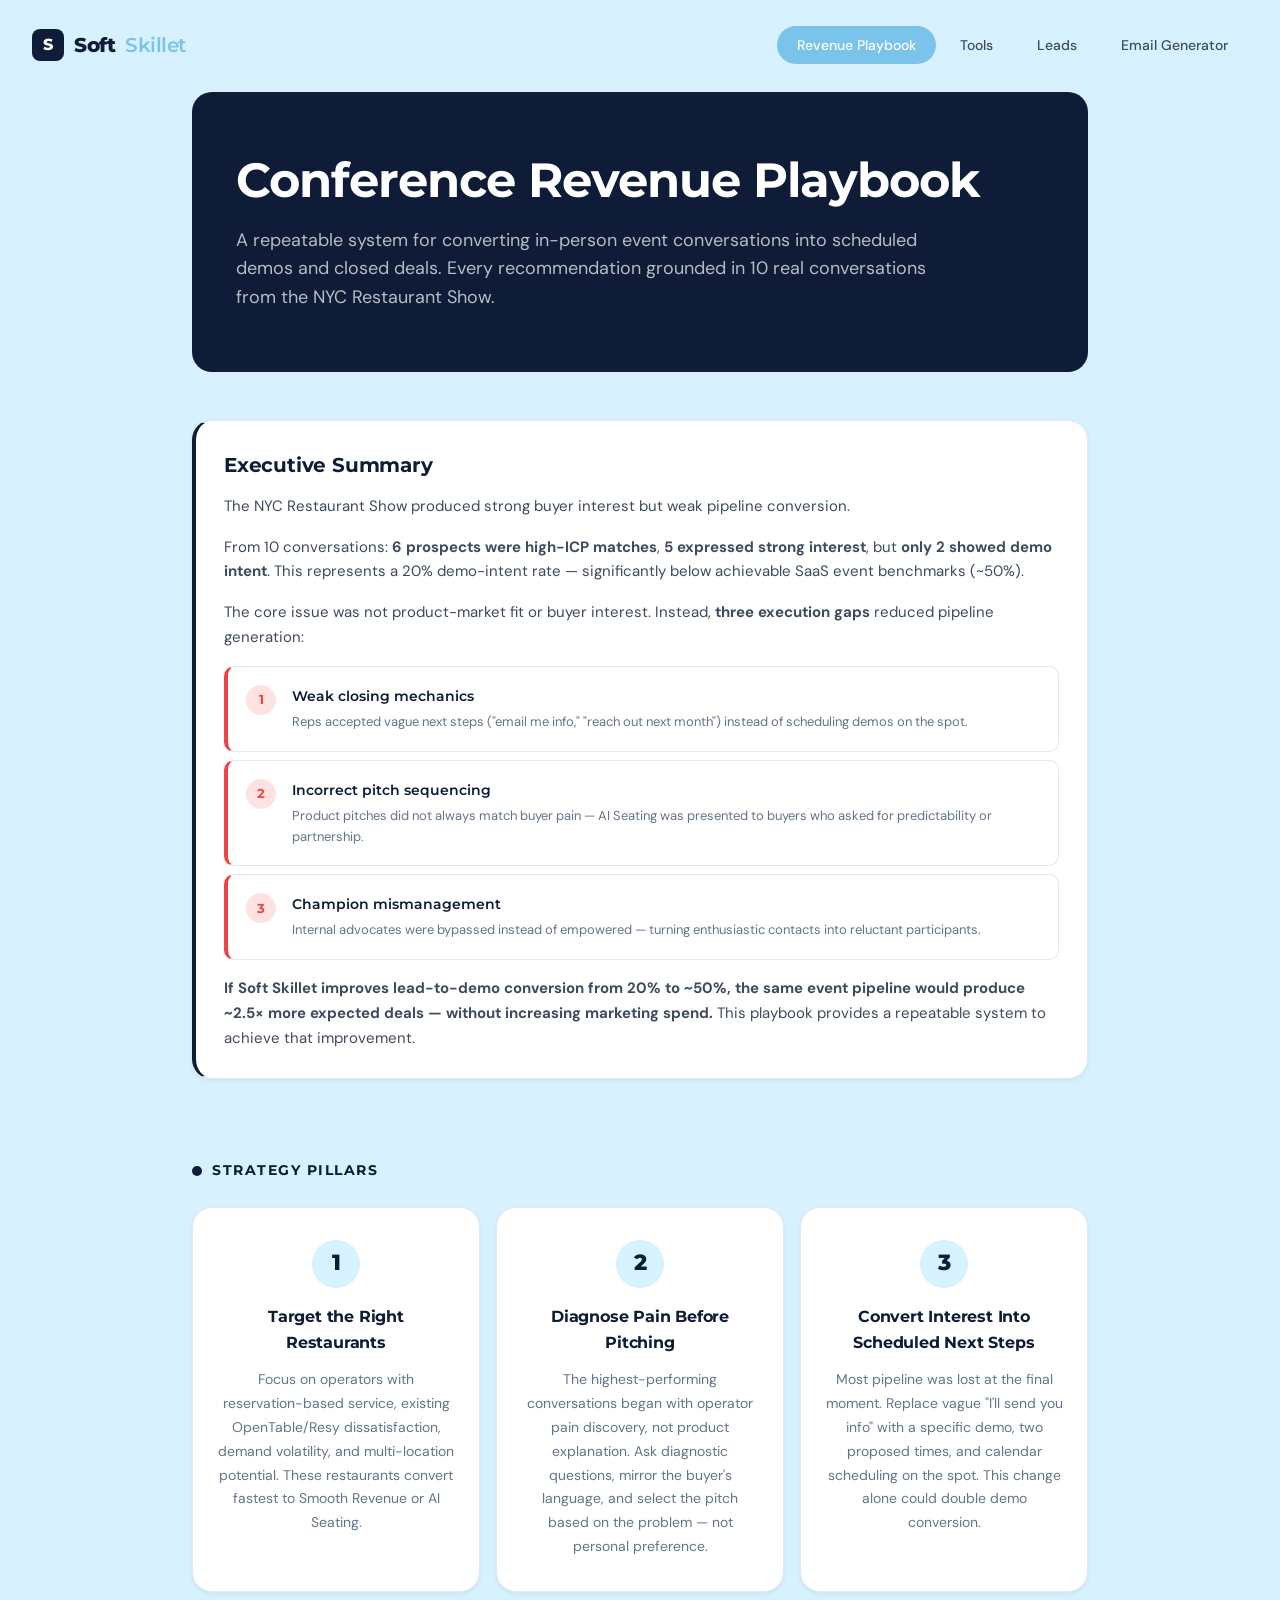
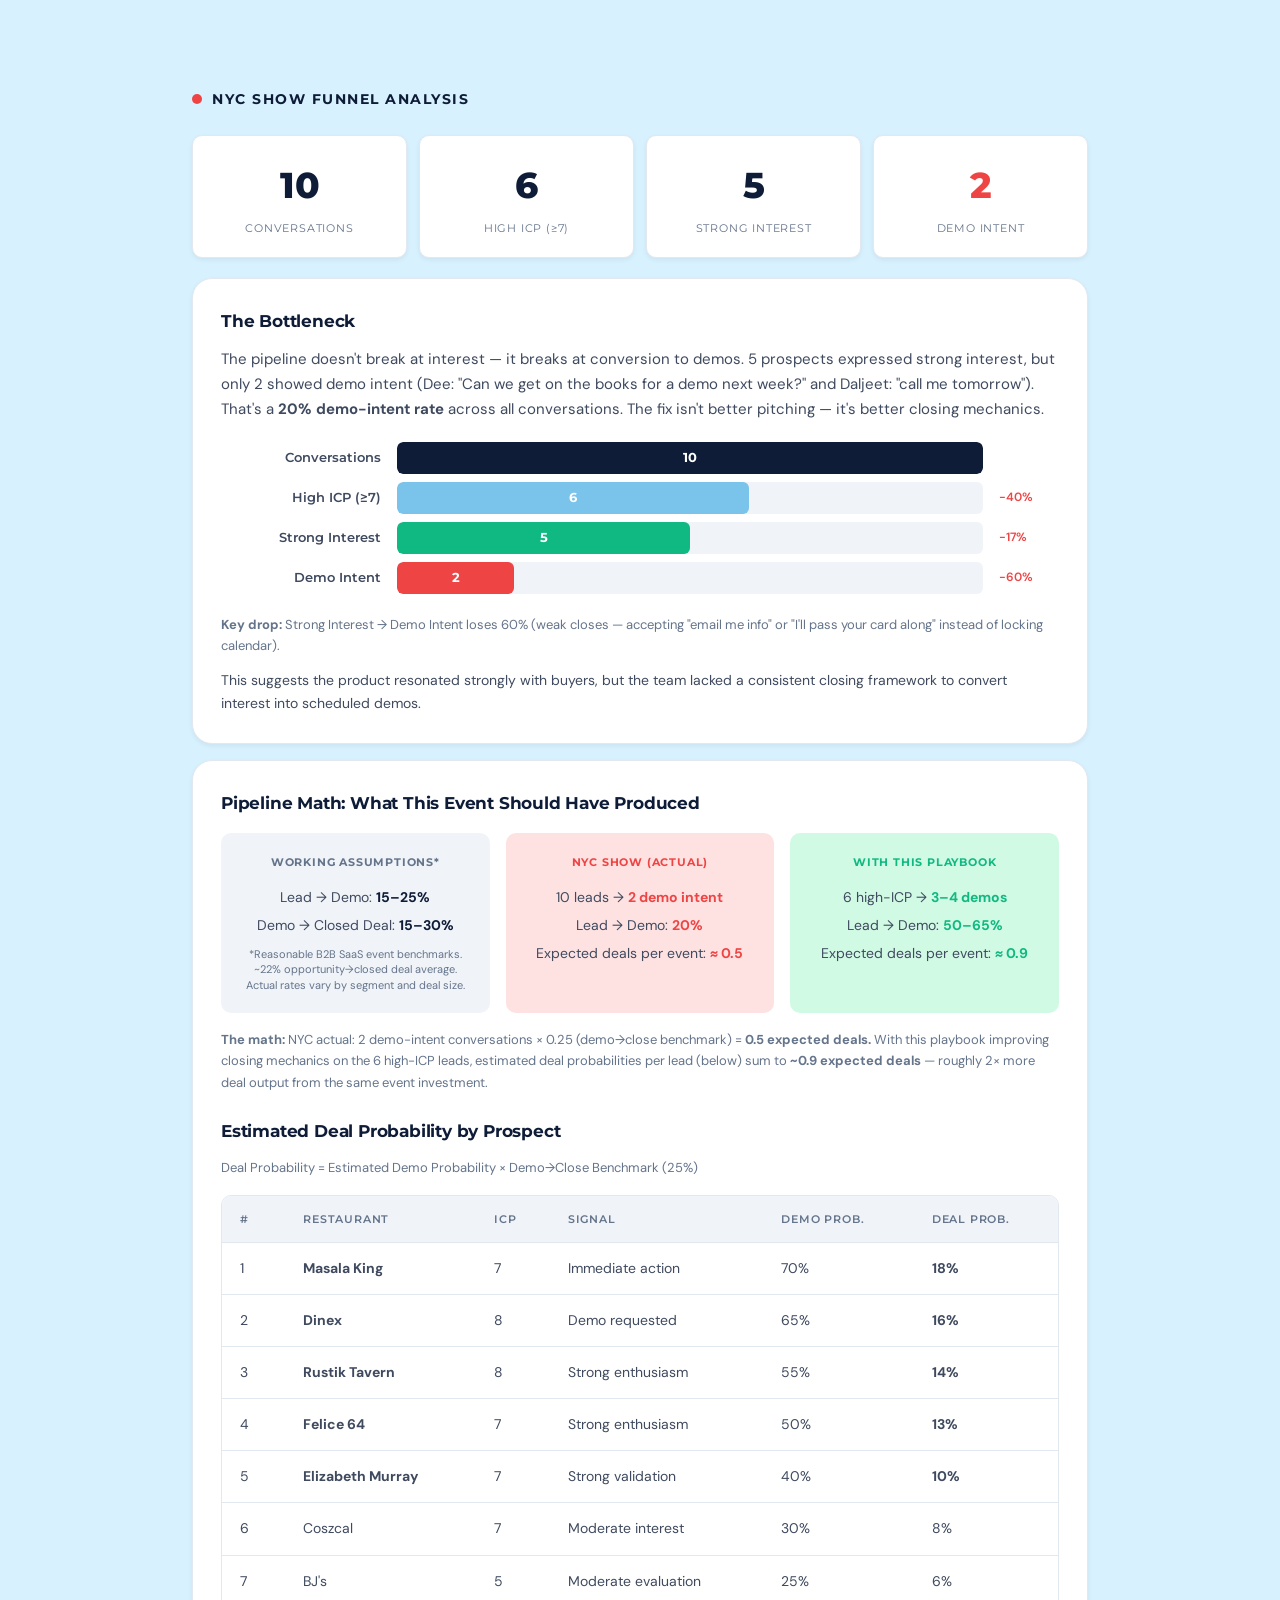
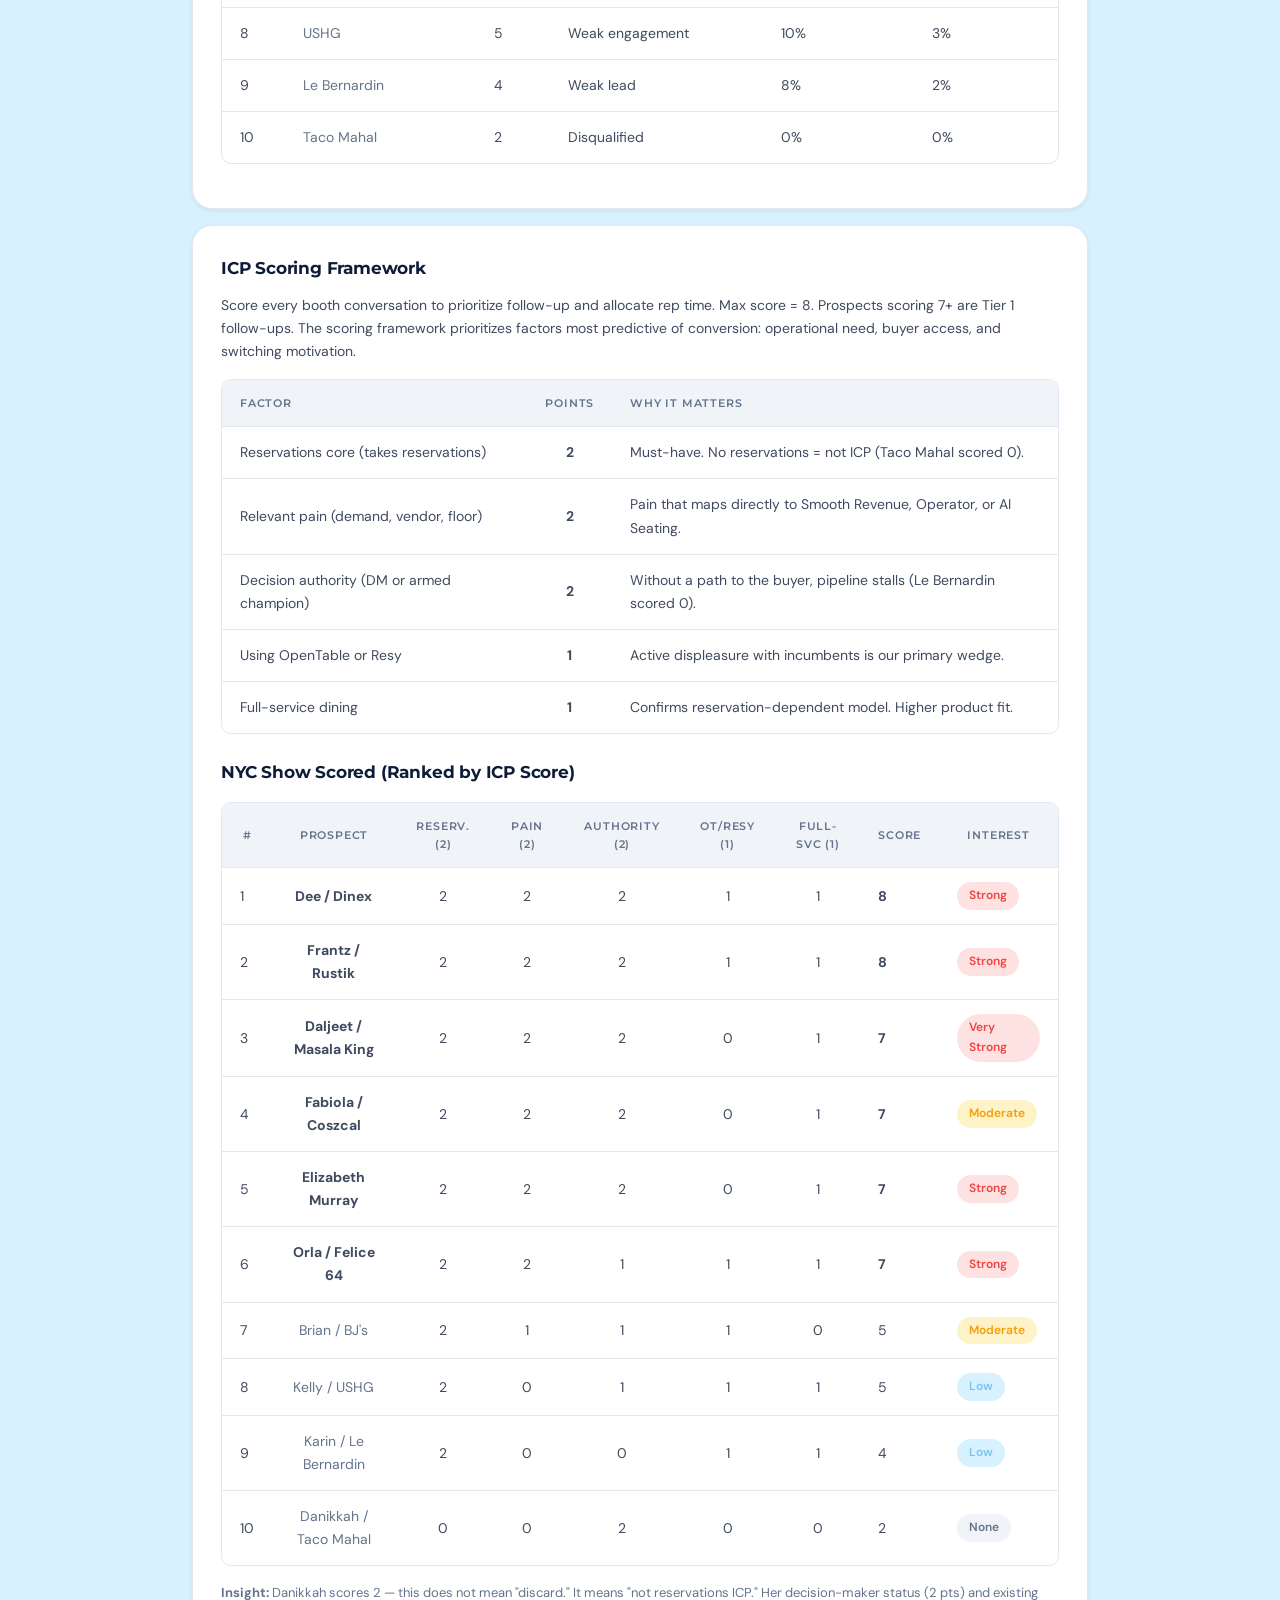
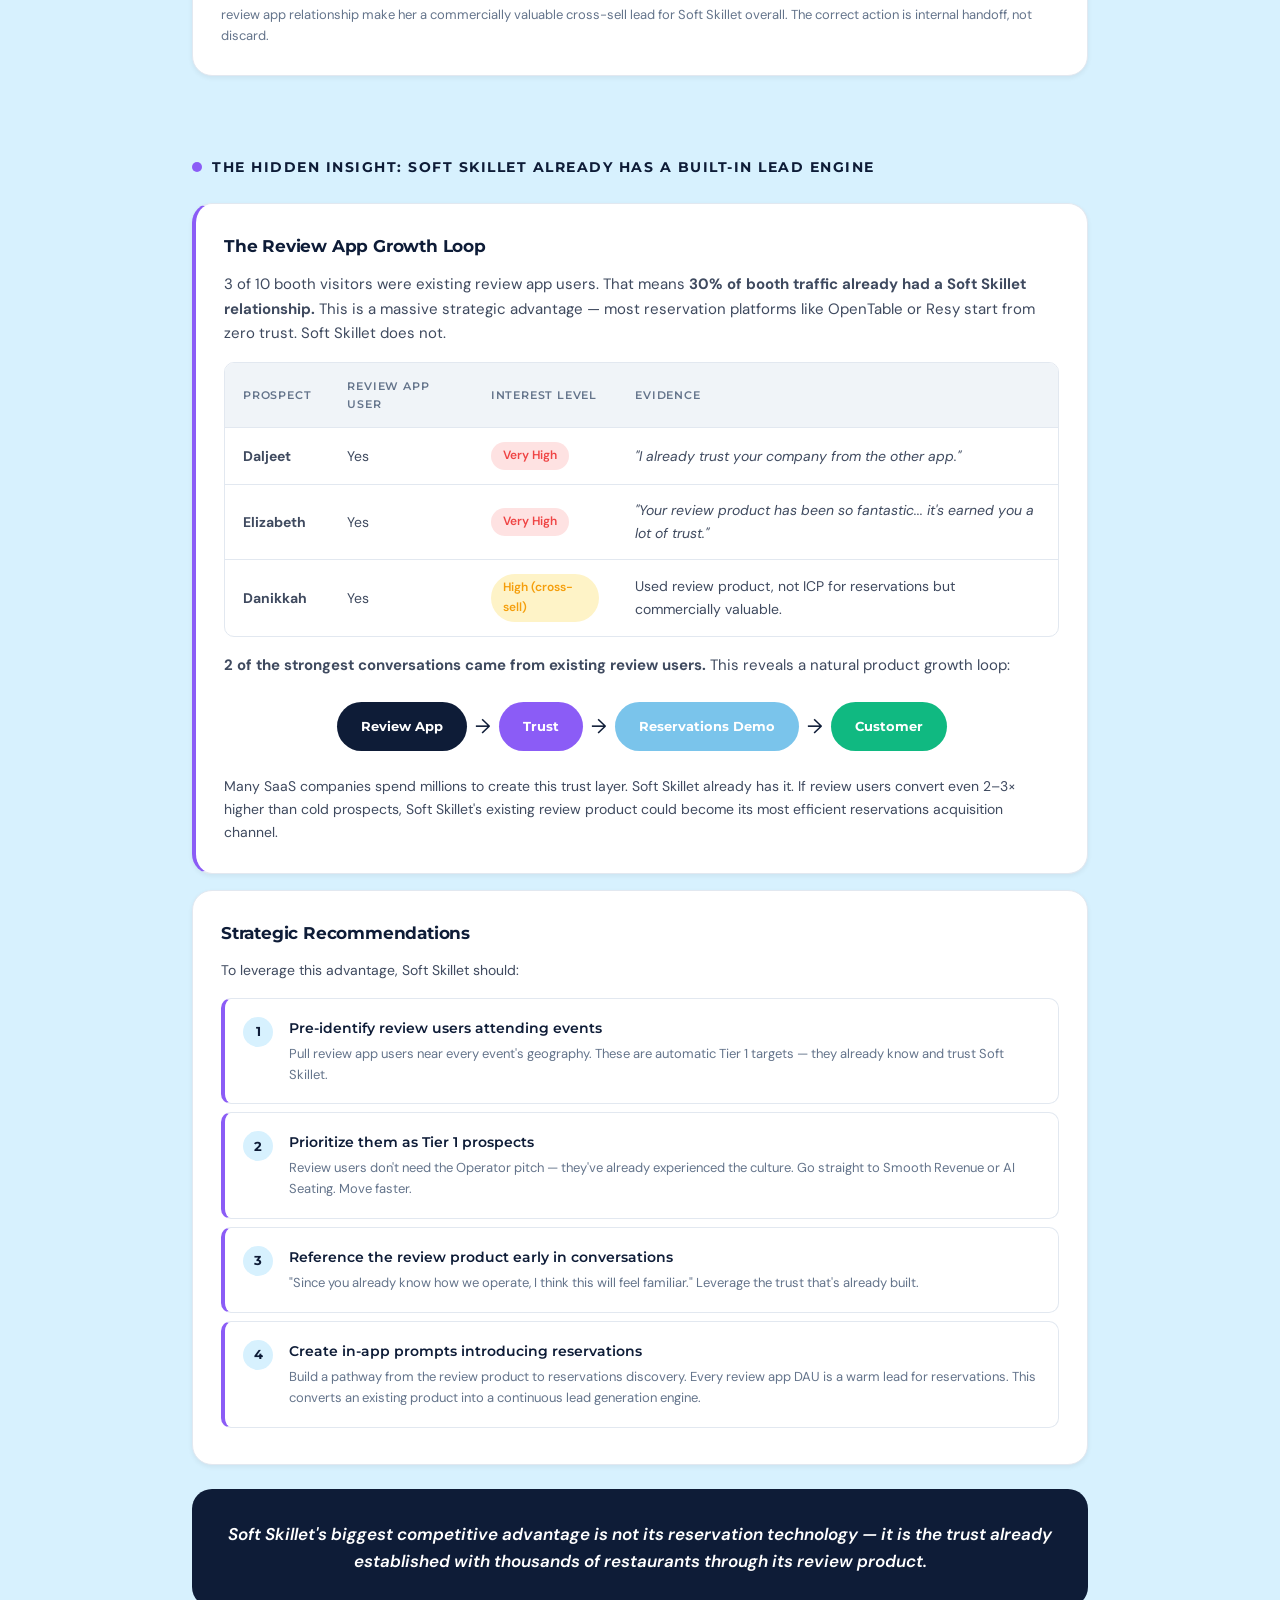
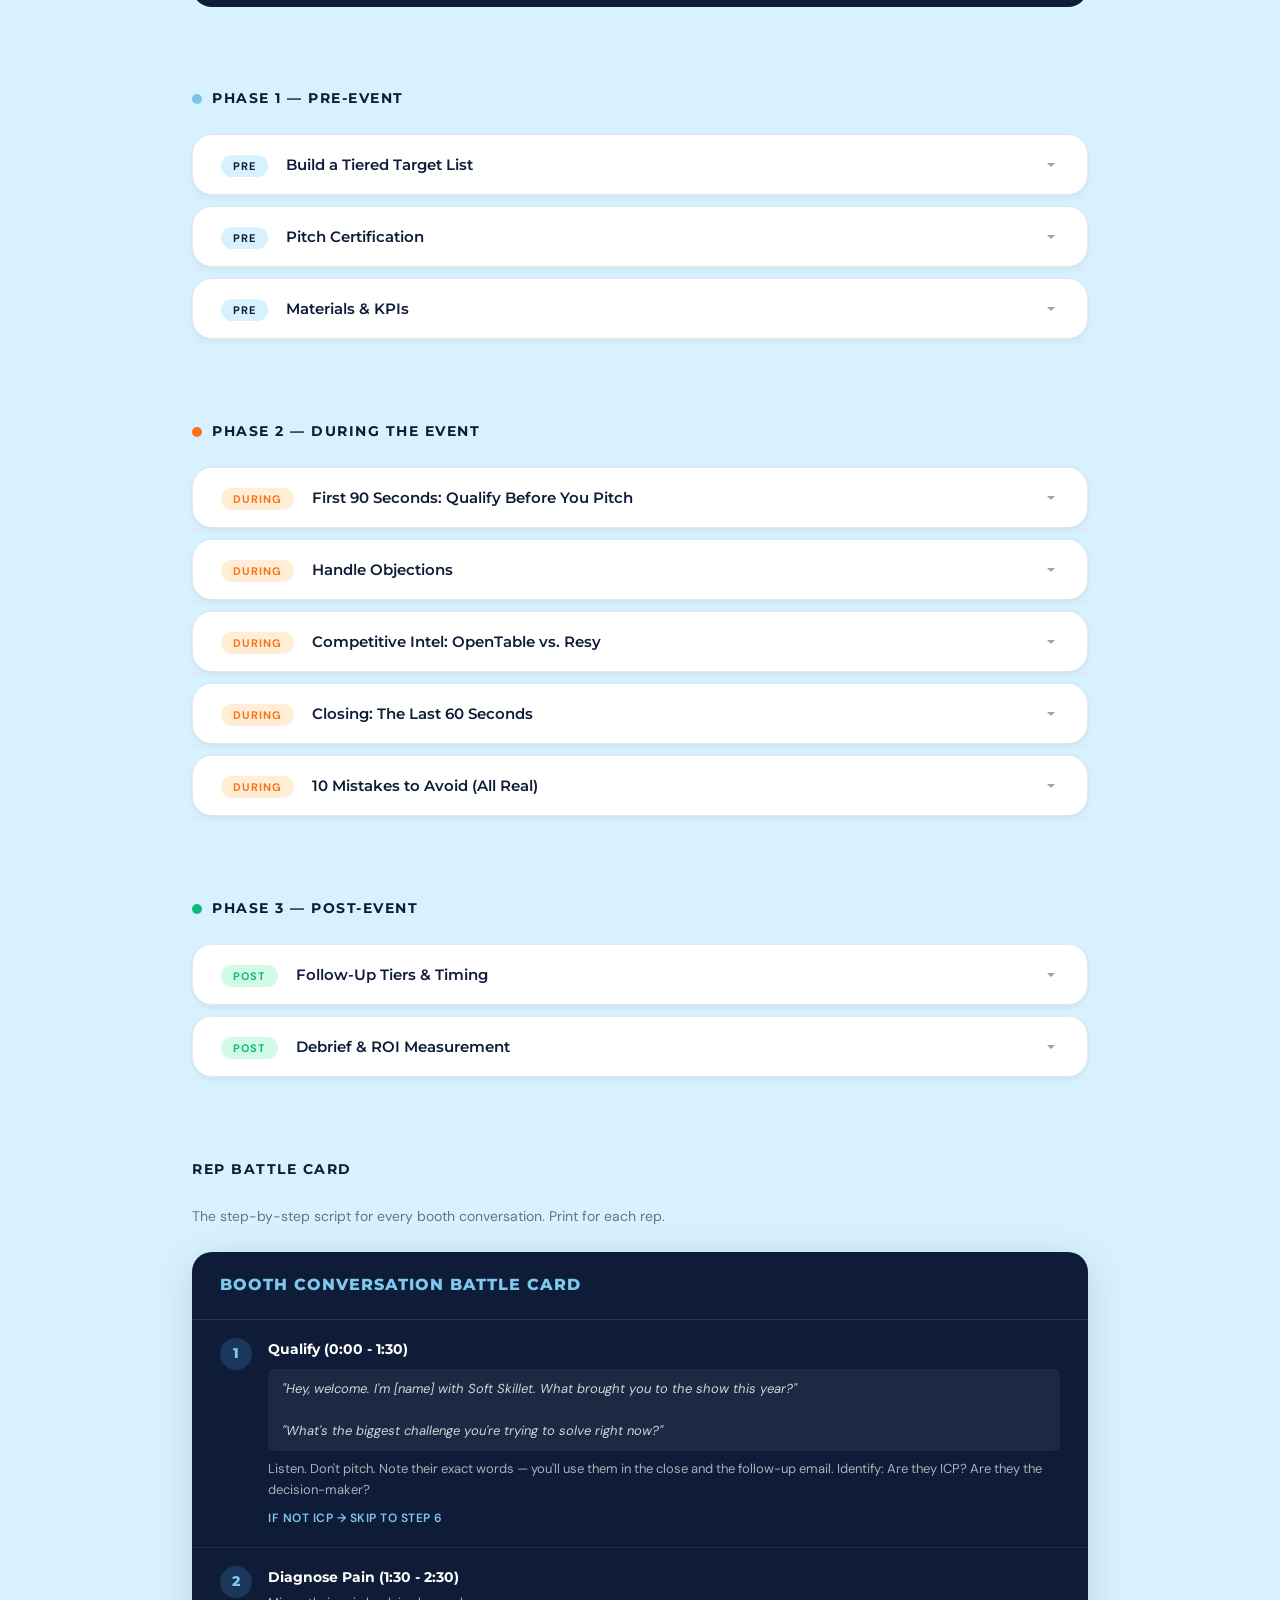
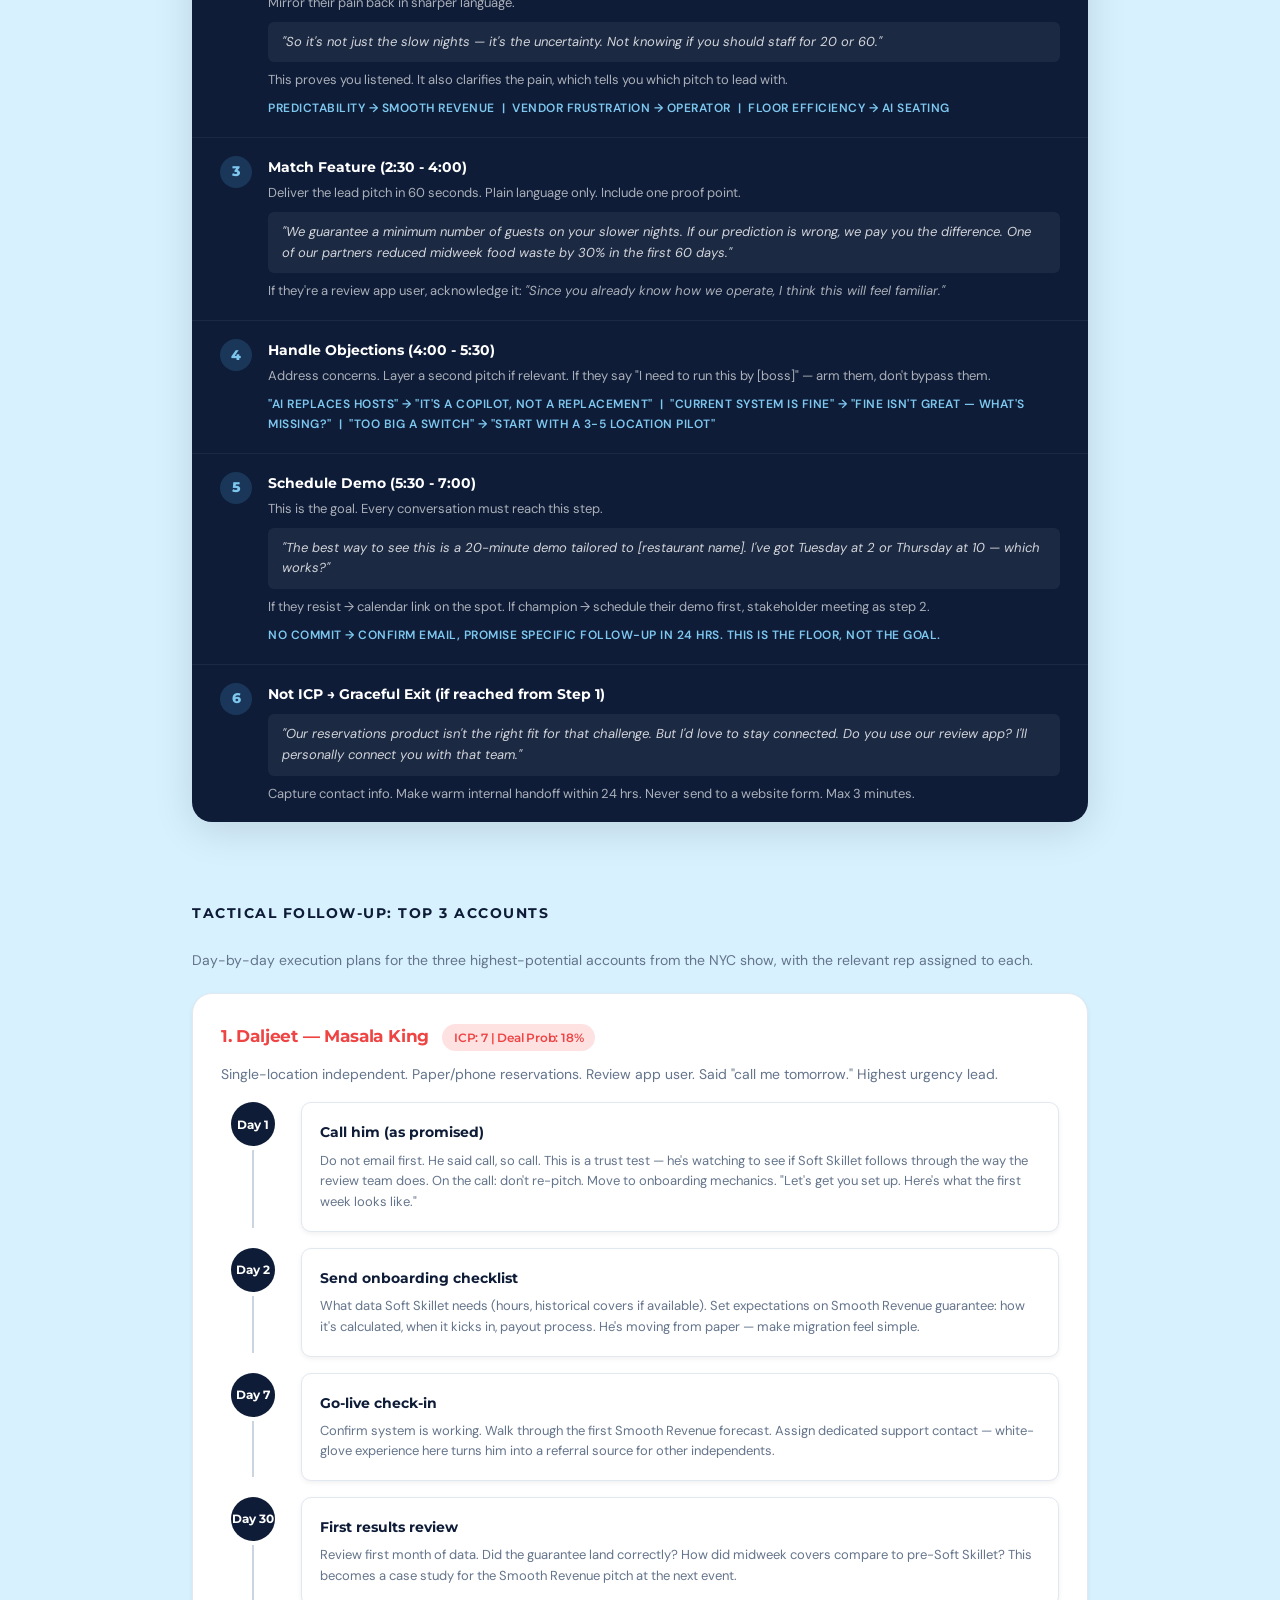
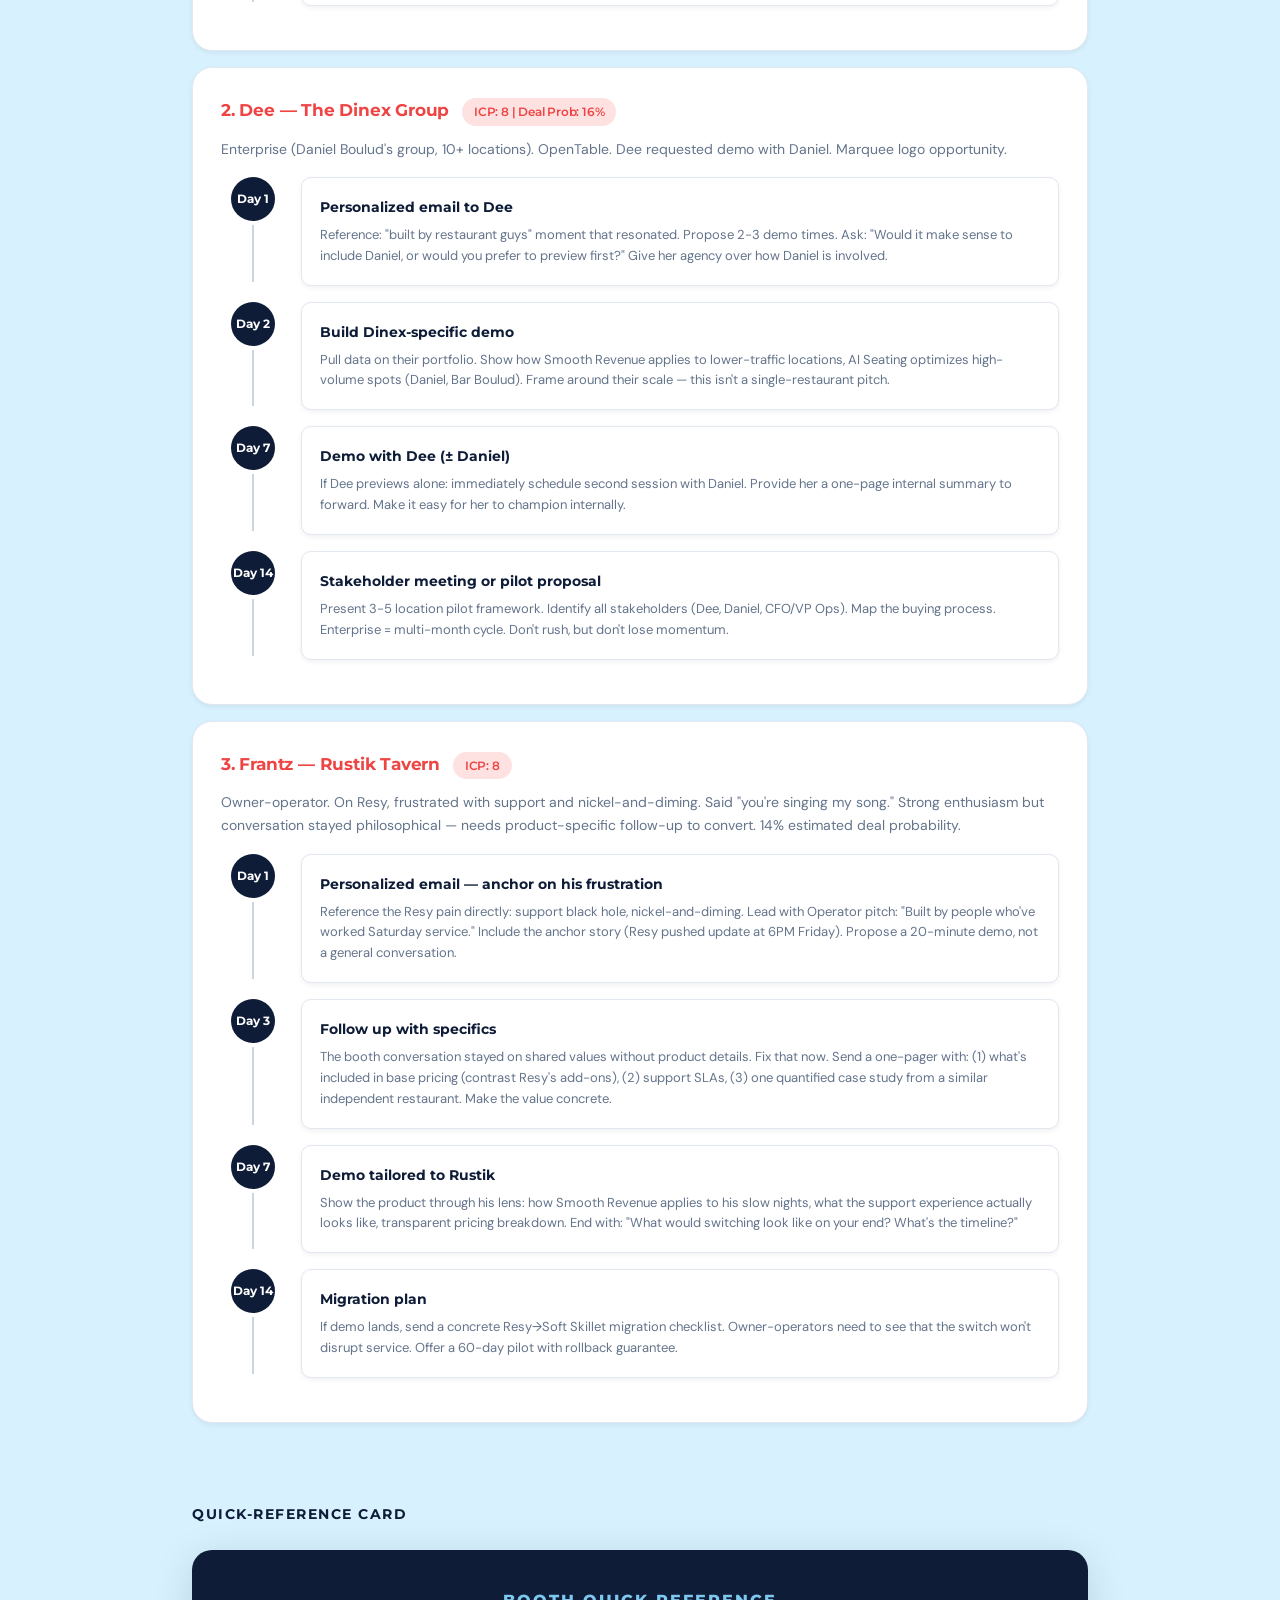
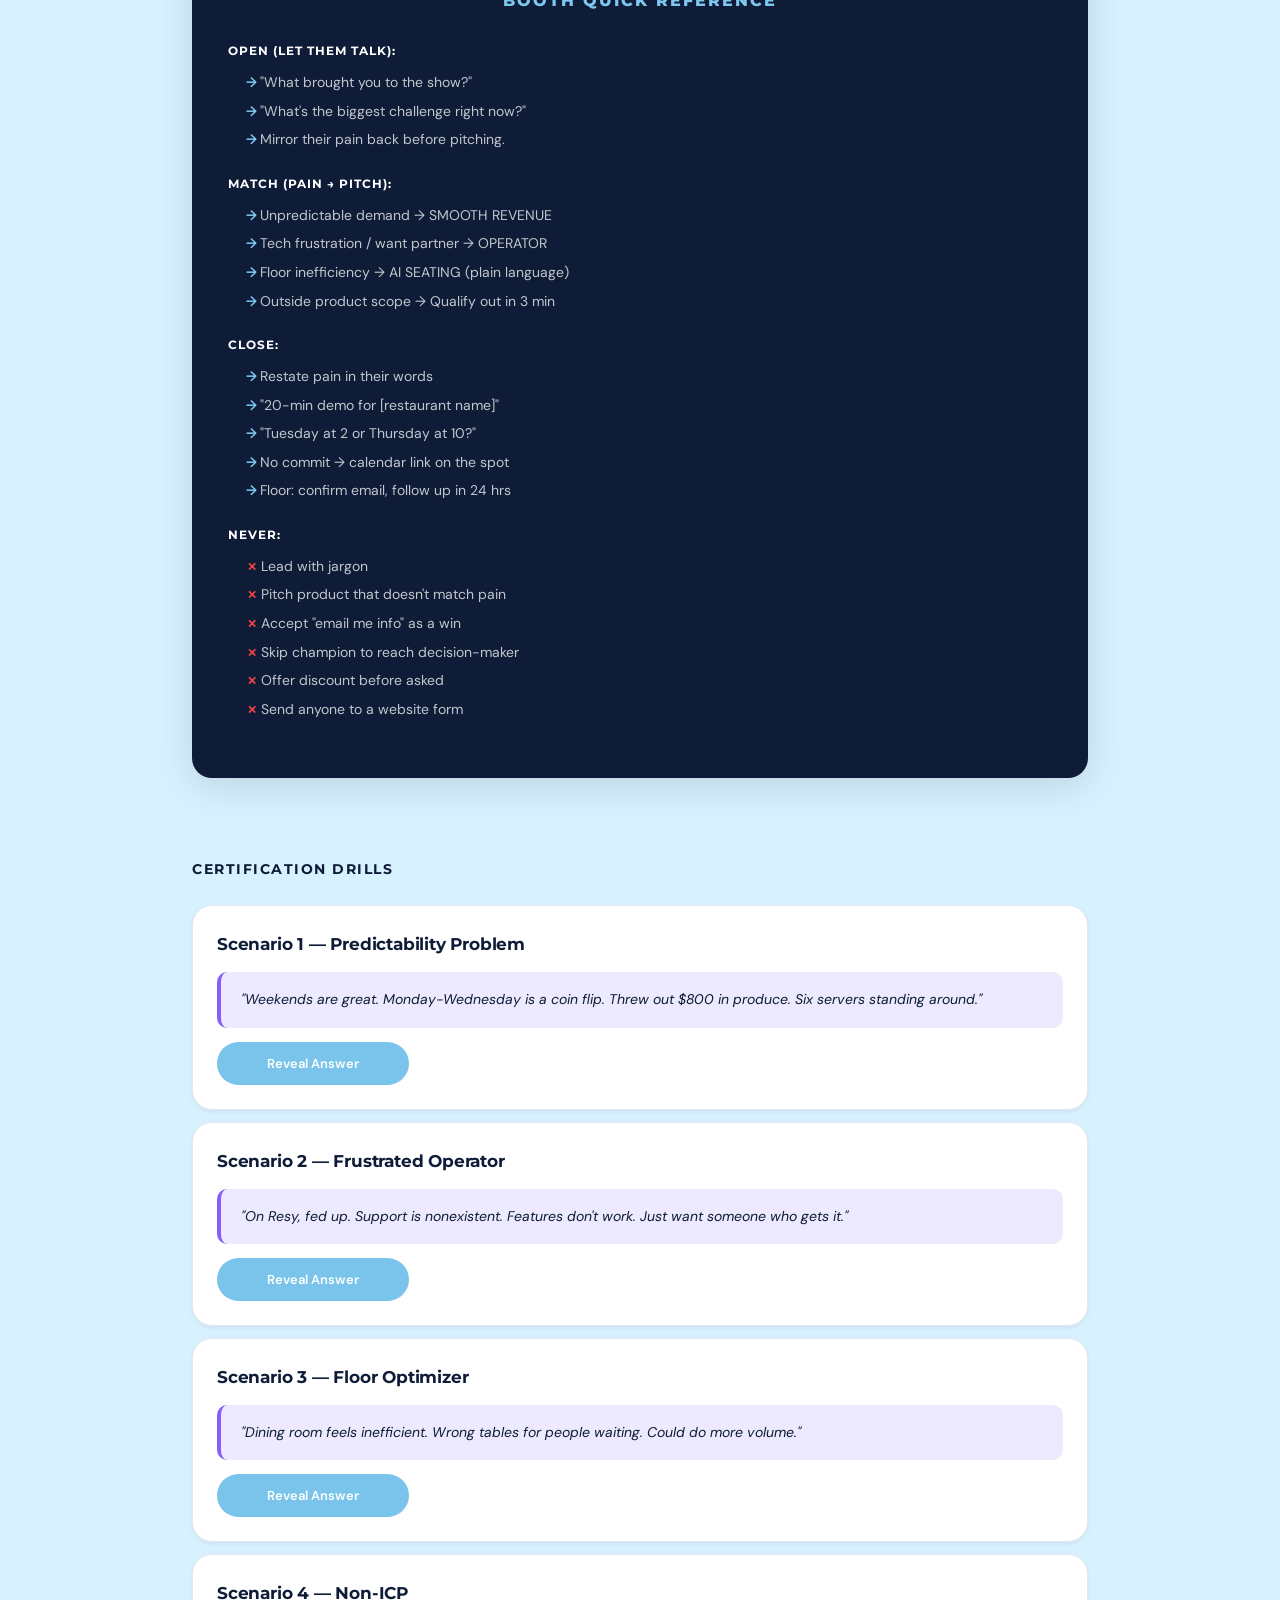
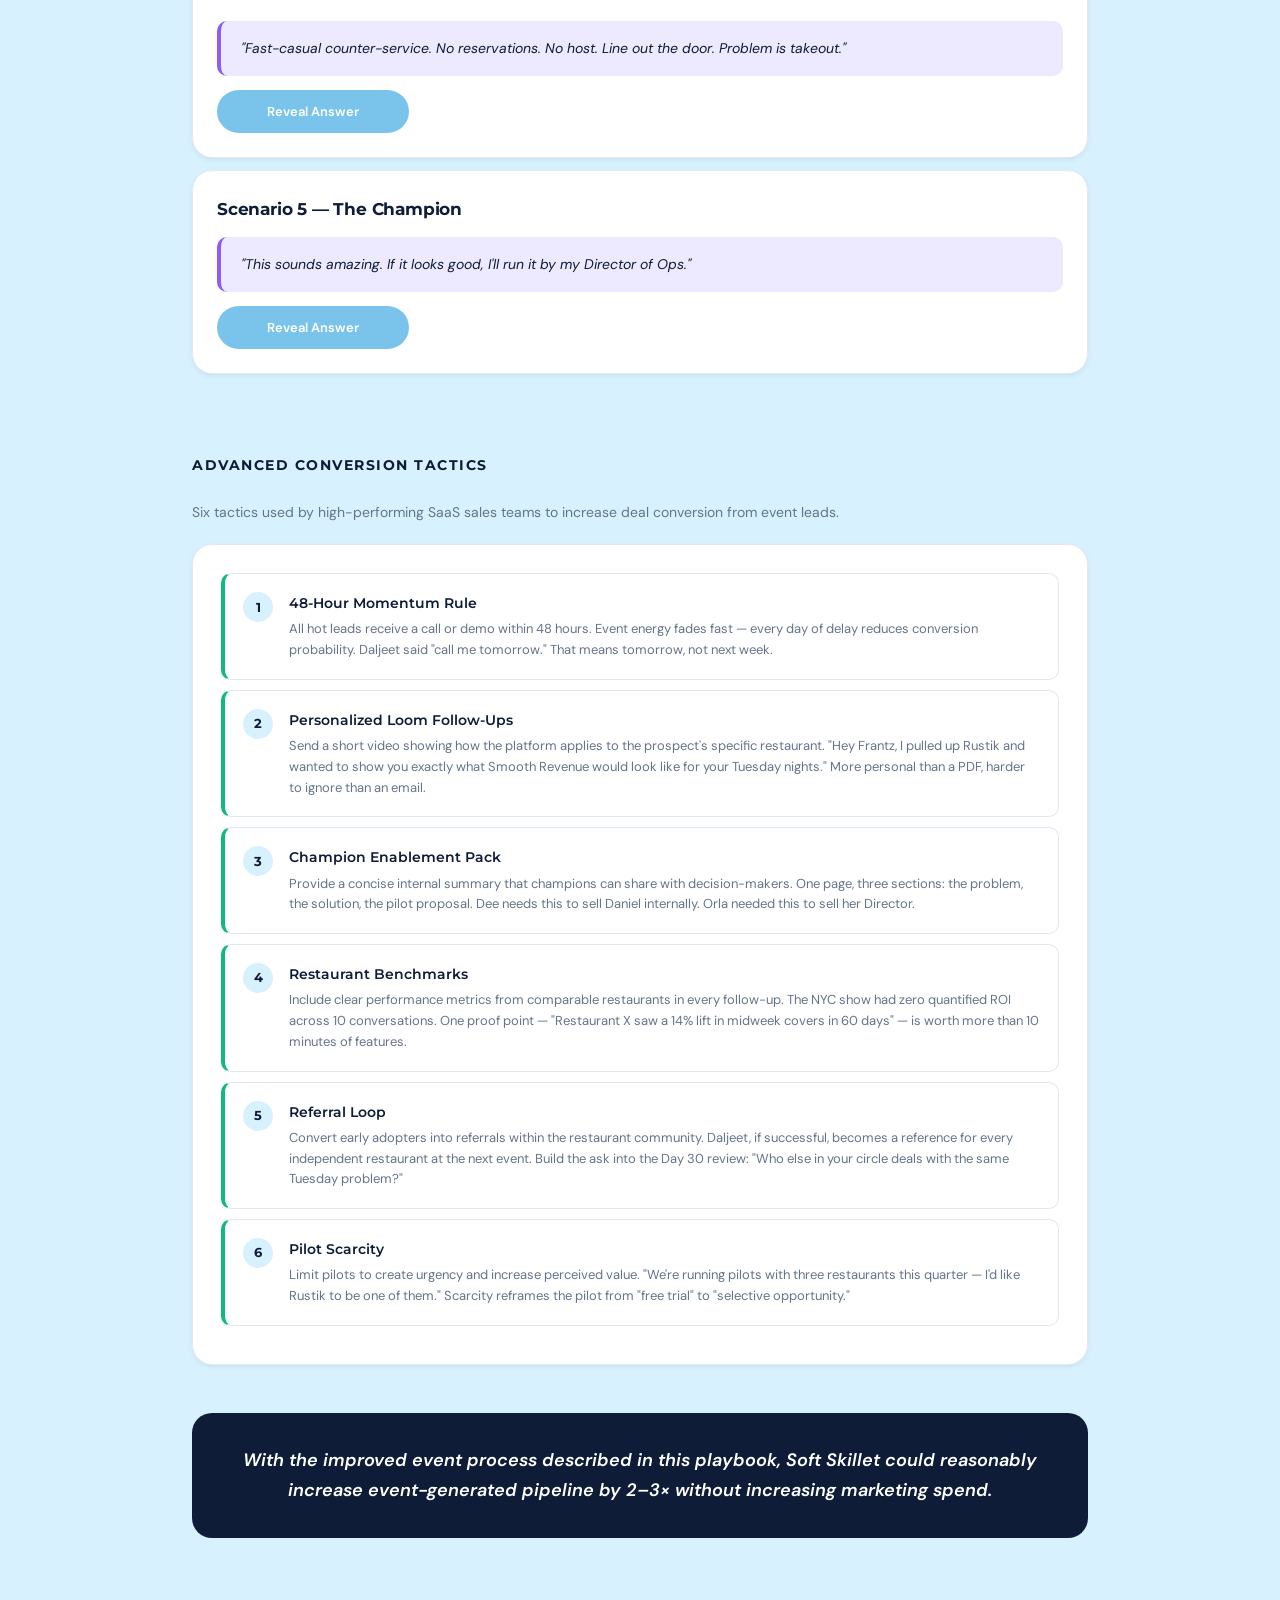
<file: playbook/index.html>
<!DOCTYPE html>
<html lang="en">
<head>
    <meta charset="UTF-8">
    <meta name="viewport" content="width=device-width, initial-scale=1.0">
    <title>Soft Skillet — Conference Revenue Playbook</title>
    <link href="https://fonts.googleapis.com/css2?family=Montserrat:wght@300;400;500;600;700;800&family=DM+Sans:wght@300;400;500;600;700&family=Inter:wght@300;400;500;600;700&display=swap" rel="stylesheet">
    <style>
        :root {
            --navy: #0E1C37;
            --navy-light: #1a2d4f;
            --navy-mid: #152342;
            --blue-light: #d7f1fe;
            --blue-accent: #C3E2F4;
            --blue-bright: #7ac4eb;
            --blue-bright-hover: #6db0d3;
            --blue-mid: #7ec8f0;
            --white: #ffffff;
            --off-white: #f7fafd;
            --gray-50: #f0f4f8;
            --gray-100: #e2e8f0;
            --gray-200: #cbd5e1;
            --gray-300: #94a3b8;
            --gray-400: #64748b;
            --gray-500: #475569;
            --gray-600: #334155;
            --text-primary: #0E1C37;
            --text-secondary: #3f4a5f;
            --text-muted: #64748b;
            --green: #10b981;
            --green-light: #d1fae5;
            --red: #ef4444;
            --red-light: #fee2e2;
            --yellow: #f59e0b;
            --yellow-light: #fef3c7;
            --purple: #8b5cf6;
            --purple-light: #ede9fe;
            --orange: #f97316;
            --orange-light: #ffedd5;
            --radius: 20px;
            --radius-sm: 10px;
            --radius-xs: 6px;
            --shadow-sm: 0px 2px 5px rgba(0,0,0,0.06);
            --shadow-md: 0px 4px 24px rgba(0,0,0,0.09);
            --shadow-lg: 0px 8px 40px rgba(0,0,0,0.12);
            --transition: 0.2s ease;
        }

        * { margin: 0; padding: 0; box-sizing: border-box; }

        body {
            font-family: 'DM Sans', 'Inter', -apple-system, sans-serif;
            background: var(--blue-light);
            color: var(--text-primary);
            line-height: 1.65;
            min-height: 100vh;
            -webkit-font-smoothing: antialiased;
        }

        /* ===== NAVBAR ===== */
        .navbar {
            position: fixed;
            top: 0; left: 0; right: 0;
            z-index: 999;
            background: transparent;
            padding: 0 32px;
            min-height: 90px;
            display: flex;
            align-items: center;
            justify-content: space-between;
            transition: box-shadow 0.2s, background-color 0.2s;
        }
        .navbar.scrolled {
            background-color: var(--white);
            box-shadow: 0px 4px 24px rgba(0,0,0,0.09);
        }
        .logo {
            font-family: 'Montserrat', sans-serif;
            font-size: 20px;
            font-weight: 800;
            color: var(--navy);
            letter-spacing: -0.5px;
            display: flex;
            align-items: center;
            gap: 10px;
        }
        .logo-icon {
            width: 32px; height: 32px;
            background: var(--navy);
            border-radius: 8px;
            display: flex;
            align-items: center;
            justify-content: center;
            color: var(--white);
            font-size: 16px;
        }
        .logo span { color: var(--blue-bright); font-weight: 600; }

        .nav-tabs { display: flex; gap: 4px; }
        .nav-tab {
            padding: 10px 20px;
            border-radius: 50px;
            font-family: 'DM Sans', sans-serif;
            font-size: 14px;
            font-weight: 500;
            color: var(--text-secondary);
            cursor: pointer;
            transition: var(--transition);
            border: none;
            background: none;
        }
        .nav-tab:hover { opacity: 0.7; }
        .nav-tab.active {
            color: var(--white);
            background: var(--blue-bright);
            opacity: 1;
        }

        .hamburger {
            display: none;
            background: none; border: none;
            color: var(--navy); font-size: 24px;
            cursor: pointer; padding: 8px;
        }

        /* ===== MAIN ===== */
        .main { padding: 92px 32px 64px; max-width: 960px; margin: 0 auto; }
        .page { display: none; }
        .page.active { display: block; animation: fadeUp 0.35s ease; }

        @keyframes fadeUp {
            from { opacity: 0; transform: translateY(12px); }
            to { opacity: 1; transform: translateY(0); }
        }

        /* ===== HERO ===== */
        .hero {
            background: var(--navy);
            border-radius: 20px;
            padding: 60px 44px;
            margin-bottom: 48px;
            color: var(--white);
            position: relative;
            overflow: hidden;
        }
        .hero h1 {
            font-family: 'Montserrat', sans-serif;
            font-size: 48px;
            font-weight: 700;
            letter-spacing: -1px;
            margin-bottom: 16px;
            line-height: 1.2;
        }
        .hero p {
            color: rgba(255,255,255,0.7);
            font-size: 18px;
            max-width: 700px;
            line-height: 1.6;
        }

        /* ===== TYPOGRAPHY ===== */
        h2 {
            font-family: 'Montserrat', sans-serif;
            font-size: 14px;
            font-weight: 700;
            text-transform: uppercase;
            letter-spacing: 1.5px;
            margin: 80px 0 24px;
            display: flex;
            align-items: center;
            gap: 10px;
        }
        h2 .phase-dot {
            width: 10px; height: 10px;
            border-radius: 50%;
            display: inline-block;
        }
        h3 {
            font-family: 'Montserrat', sans-serif;
            font-size: 17px;
            font-weight: 700;
            margin: 24px 0 12px;
            letter-spacing: -0.2px;
        }

        /* ===== CARDS ===== */
        .card {
            background: var(--white);
            border: 1px solid var(--gray-100);
            border-radius: var(--radius);
            padding: 28px;
            margin-bottom: 16px;
            box-shadow: var(--shadow-sm);
            transition: var(--transition);
        }
        .card:hover { box-shadow: var(--shadow-md); }

        /* ===== ACCORDION ===== */
        .accordion { margin-bottom: 10px; }
        .accordion-header {
            width: 100%;
            background: var(--white);
            border: 1px solid var(--gray-100);
            border-radius: var(--radius);
            padding: 20px 28px;
            display: flex;
            align-items: center;
            justify-content: space-between;
            cursor: pointer;
            transition: var(--transition);
            color: var(--text-primary);
            font-family: 'Montserrat', sans-serif;
            font-size: 15px;
            font-weight: 600;
            text-align: left;
            box-shadow: var(--shadow-sm);
        }
        .accordion-header:hover { box-shadow: var(--shadow-md); transform: translateY(-1px); }
        .accordion.open .accordion-header {
            border-bottom-left-radius: 0;
            border-bottom-right-radius: 0;
            border-bottom-color: transparent;
        }
        .accordion-header .tag {
            font-family: 'DM Sans', sans-serif;
            font-size: 11px;
            font-weight: 700;
            text-transform: uppercase;
            letter-spacing: 1px;
            padding: 4px 12px;
            border-radius: 50px;
            margin-right: 14px;
            flex-shrink: 0;
        }
        .tag-pre { background: var(--blue-light); color: var(--navy); }
        .tag-during { background: var(--orange-light); color: var(--orange); }
        .tag-post { background: var(--green-light); color: var(--green); }

        .accordion-arrow {
            transition: transform 0.3s;
            color: var(--gray-300);
            flex-shrink: 0;
        }
        .accordion.open .accordion-arrow { transform: rotate(180deg); }

        .accordion-body {
            max-height: 0;
            overflow: hidden;
            transition: max-height 0.45s ease;
            background: var(--white);
            border: 1px solid var(--gray-100);
            border-top: none;
            border-bottom-left-radius: var(--radius);
            border-bottom-right-radius: var(--radius);
            box-shadow: var(--shadow-sm);
        }
        .accordion.open .accordion-body { max-height: 6000px; }
        .accordion-content { padding: 28px; }
        .accordion-content p { margin-bottom: 14px; color: var(--text-secondary); font-size: 15px; }
        .accordion-content p strong { color: var(--text-primary); }

        /* ===== TABLES ===== */
        .table-wrap { overflow-x: auto; margin: 16px 0; border-radius: var(--radius-sm); border: 1px solid var(--gray-100); }
        table { width: 100%; border-collapse: collapse; font-size: 14px; }
        th {
            text-align: left;
            padding: 14px 18px;
            background: var(--gray-50);
            color: var(--text-muted);
            font-family: 'Montserrat', sans-serif;
            font-weight: 600;
            font-size: 11px;
            text-transform: uppercase;
            letter-spacing: 0.8px;
        }
        td { padding: 14px 18px; border-top: 1px solid var(--gray-100); color: var(--text-secondary); }
        tr:hover td { background: var(--gray-50); }

        /* ===== BADGES ===== */
        .badge {
            display: inline-block;
            padding: 4px 12px;
            border-radius: 50px;
            font-size: 12px;
            font-weight: 600;
        }
        .badge-hot { background: var(--red-light); color: var(--red); }
        .badge-warm { background: var(--yellow-light); color: var(--yellow); }
        .badge-cool { background: var(--blue-light); color: var(--blue-bright); }
        .badge-no { background: var(--gray-50); color: var(--gray-400); }

        /* ===== SCRIPT BLOCKS ===== */
        .script {
            background: var(--gray-50);
            border-left: 4px solid var(--navy);
            padding: 18px 22px;
            border-radius: 0 var(--radius-sm) var(--radius-sm) 0;
            margin: 14px 0;
            font-size: 14px;
            font-style: italic;
            color: var(--text-primary);
            line-height: 1.75;
        }

        /* ===== PITCH MATCHER ===== */
        .matcher-container { margin: 24px 0; }
        .matcher-prompt {
            font-family: 'Montserrat', sans-serif;
            font-size: 14px;
            font-weight: 600;
            margin-bottom: 14px;
            color: var(--text-muted);
            text-transform: uppercase;
            letter-spacing: 0.5px;
        }
        .pain-options { display: flex; flex-direction: column; gap: 8px; }
        .pain-btn {
            background: var(--white);
            border: 1.5px solid var(--gray-200);
            border-radius: var(--radius-sm);
            padding: 16px 22px;
            text-align: left;
            cursor: pointer;
            transition: var(--transition);
            color: var(--text-secondary);
            font-size: 14px;
            line-height: 1.5;
            font-family: 'DM Sans', sans-serif;
        }
        .pain-btn:hover { border-color: var(--navy); color: var(--text-primary); transform: translateY(-1px); box-shadow: var(--shadow-sm); }
        .pain-btn.selected { border-color: var(--navy); background: var(--blue-light); color: var(--text-primary); }

        .matcher-result {
            margin-top: 20px;
            padding: 24px;
            border-radius: var(--radius);
            display: none;
            animation: fadeUp 0.3s;
        }
        .matcher-result.show { display: block; }
        .matcher-result h4 { font-family: 'Montserrat', sans-serif; font-size: 16px; font-weight: 700; margin-bottom: 10px; }
        .matcher-result .layer-info { font-size: 13px; color: var(--text-muted); margin-top: 12px; }

        /* ===== ROLE PLAY ===== */
        .roleplay-card {
            background: var(--white);
            border: 1px solid var(--gray-100);
            border-radius: var(--radius);
            padding: 24px;
            margin-bottom: 12px;
            box-shadow: var(--shadow-sm);
        }
        .roleplay-card h3 { margin-top: 0; }
        .buyer-says {
            background: var(--purple-light);
            border-radius: var(--radius-sm);
            padding: 16px 20px;
            margin: 14px 0;
            font-style: italic;
            color: var(--text-primary);
            font-size: 14px;
            border-left: 4px solid var(--purple);
        }
        .reveal-btn {
            background: var(--blue-bright);
            color: var(--white);
            border: none;
            border-radius: 50px;
            padding: 13px 50px;
            font-family: 'DM Sans', sans-serif;
            font-size: 13px;
            font-weight: 600;
            cursor: pointer;
            transition: var(--transition);
        }
        .reveal-btn:hover { background: var(--blue-bright-hover); transform: translateY(-1px); }
        .roleplay-answer {
            display: none;
            margin-top: 16px;
            padding: 18px;
            border-radius: var(--radius-sm);
            font-size: 14px;
            line-height: 1.6;
        }
        .roleplay-answer.show { display: block; animation: fadeUp 0.3s; }
        .answer-correct { background: var(--green-light); border: 1px solid rgba(16,185,129,0.2); }
        .answer-wrong { background: var(--red-light); border: 1px solid rgba(239,68,68,0.2); margin-bottom: 10px; }
        .answer-label { font-family: 'Montserrat', sans-serif; font-weight: 700; font-size: 11px; text-transform: uppercase; letter-spacing: 0.8px; margin-bottom: 6px; }
        .answer-label.good { color: var(--green); }
        .answer-label.bad { color: var(--red); }

        /* ===== OBJECTION TABS ===== */
        .objection-tabs { display: flex; gap: 8px; margin-bottom: 18px; flex-wrap: wrap; }
        .objection-tab {
            padding: 8px 18px;
            border-radius: 50px;
            font-size: 13px;
            font-weight: 500;
            cursor: pointer;
            border: 1.5px solid var(--gray-200);
            background: var(--white);
            color: var(--text-muted);
            transition: var(--transition);
            font-family: 'DM Sans', sans-serif;
        }
        .objection-tab:hover { border-color: var(--navy); color: var(--text-primary); }
        .objection-tab.active { background: var(--navy); color: var(--white); border-color: var(--navy); }
        .objection-panel { display: none; }
        .objection-panel.active { display: block; animation: fadeUp 0.3s; }

        /* ===== COMPETITIVE TOGGLE ===== */
        .competitive-toggle { display: flex; gap: 0; margin-bottom: 20px; }
        .competitive-toggle button {
            flex: 1; padding: 14px;
            font-family: 'DM Sans', sans-serif;
            font-size: 14px; font-weight: 600;
            cursor: pointer;
            border: 1.5px solid var(--gray-200);
            background: var(--white);
            color: var(--text-muted);
            transition: var(--transition);
        }
        .competitive-toggle button:first-child { border-radius: var(--radius-sm) 0 0 var(--radius-sm); }
        .competitive-toggle button:last-child { border-radius: 0 var(--radius-sm) var(--radius-sm) 0; border-left: none; }
        .competitive-toggle button.active { background: var(--navy); color: var(--white); border-color: var(--navy); }
        .competitive-panel { display: none; }
        .competitive-panel.active { display: block; animation: fadeUp 0.3s; }

        .intel-card {
            background: var(--gray-50);
            border: 1px solid var(--gray-100);
            border-radius: var(--radius-sm);
            padding: 20px;
            margin-bottom: 12px;
        }
        .intel-card strong { font-family: 'Montserrat', sans-serif; font-size: 14px; }
        .intel-card .complaint { font-size: 14px; font-style: italic; color: var(--text-muted); margin: 10px 0; }
        .intel-card .angle { font-size: 14px; color: var(--text-primary); margin-top: 12px; padding: 14px; background: var(--blue-light); border-radius: var(--radius-xs); }

        /* ===== MISTAKE ITEMS ===== */
        .mistake-item {
            display: flex;
            gap: 16px;
            padding: 18px;
            background: var(--white);
            border: 1px solid var(--gray-100);
            border-radius: var(--radius-sm);
            margin-bottom: 10px;
            align-items: flex-start;
            transition: var(--transition);
        }
        .mistake-item:hover { box-shadow: var(--shadow-sm); }
        .mistake-num {
            width: 30px; height: 30px;
            border-radius: 50%;
            display: flex; align-items: center; justify-content: center;
            font-family: 'Montserrat', sans-serif;
            font-size: 13px; font-weight: 700;
            flex-shrink: 0;
        }
        .mistake-num-red { background: var(--red-light); color: var(--red); }
        .mistake-num-accent { background: var(--blue-light); color: var(--navy); }
        .mistake-content { flex: 1; }
        .mistake-title { font-family: 'Montserrat', sans-serif; font-weight: 600; font-size: 14px; color: var(--text-primary); margin-bottom: 4px; }
        .mistake-desc { font-size: 13px; color: var(--text-muted); line-height: 1.6; }
        .mistake-fix { font-size: 13px; color: var(--green); margin-top: 6px; font-weight: 500; }

        /* ===== QUICK REF ===== */
        .quick-ref {
            background: var(--navy);
            border-radius: var(--radius);
            padding: 36px;
            color: var(--white);
            font-size: 14px;
            line-height: 1.9;
            box-shadow: var(--shadow-lg);
        }
        .quick-ref .qr-title {
            text-align: center;
            font-family: 'Montserrat', sans-serif;
            font-weight: 800;
            font-size: 16px;
            letter-spacing: 2px;
            margin-bottom: 24px;
            color: var(--blue-mid);
        }
        .quick-ref .qr-section { margin-bottom: 20px; }
        .quick-ref .qr-label { font-family: 'Montserrat', sans-serif; font-weight: 700; font-size: 12px; text-transform: uppercase; letter-spacing: 1px; margin-bottom: 6px; color: var(--white); }
        .quick-ref ul { list-style: none; padding-left: 18px; }
        .quick-ref ul li { color: rgba(255,255,255,0.75); margin-bottom: 2px; }
        .quick-ref ul li::before { content: "→ "; color: var(--blue-mid); font-weight: 600; }
        .quick-ref .qr-never li::before { content: "✗ "; color: var(--red); }

        /* ===== FORMS ===== */
        .form-grid { display: grid; grid-template-columns: 1fr 1fr; gap: 16px; }
        .form-group { display: flex; flex-direction: column; }
        .form-group.full { grid-column: 1 / -1; }
        .form-group label {
            font-family: 'Montserrat', sans-serif;
            font-size: 11px; font-weight: 700;
            color: var(--text-muted);
            margin-bottom: 6px;
            text-transform: uppercase;
            letter-spacing: 0.8px;
        }
        .form-group label .required { color: var(--red); }
        .form-group input,
        .form-group select,
        .form-group textarea {
            background: var(--white);
            border: 1.5px solid var(--gray-200);
            border-radius: 50px;
            padding: 12px 20px;
            font-size: 14px;
            color: var(--text-primary);
            font-family: 'DM Sans', sans-serif;
            transition: var(--transition);
        }
        .form-group input:focus,
        .form-group select:focus,
        .form-group textarea:focus {
            outline: none;
            border-color: var(--navy);
            box-shadow: 0 0 0 3px rgba(14,28,55,0.08);
        }
        .form-group textarea { resize: vertical; min-height: 80px; border-radius: var(--radius); }
        .form-group select {
            cursor: pointer;
            appearance: none;
            background-image: url("data:image/svg+xml,%3Csvg xmlns='http://www.w3.org/2000/svg' width='12' height='12' fill='%2364748b'%3E%3Cpath d='M6 8L1 3h10z'/%3E%3C/svg%3E");
            background-repeat: no-repeat;
            background-position: right 14px center;
            padding-right: 36px;
        }

        /* ===== TEMP SELECTOR ===== */
        .temp-selector { display: flex; gap: 8px; }
        .temp-option {
            flex: 1; padding: 12px;
            text-align: center;
            border-radius: var(--radius-sm);
            cursor: pointer;
            font-family: 'Montserrat', sans-serif;
            font-size: 13px; font-weight: 600;
            border: 2px solid var(--gray-200);
            transition: var(--transition);
            background: var(--white);
            color: var(--text-muted);
        }
        .temp-option:hover { border-color: var(--gray-300); }
        .temp-option.selected-hot { border-color: var(--red); background: var(--red-light); color: var(--red); }
        .temp-option.selected-warm { border-color: var(--yellow); background: var(--yellow-light); color: var(--yellow); }
        .temp-option.selected-cool { border-color: var(--blue-bright); background: var(--blue-light); color: var(--blue-bright); }
        .temp-option.selected-no { border-color: var(--gray-300); background: var(--gray-50); color: var(--gray-400); }

        /* ===== BUTTONS ===== */
        .btn {
            padding: 13px 50px;
            border-radius: 50px;
            font-family: 'DM Sans', sans-serif;
            font-size: 14px;
            font-weight: 600;
            cursor: pointer;
            transition: var(--transition);
            border: none;
            display: inline-flex;
            align-items: center;
            gap: 8px;
        }
        .btn:hover { transform: translateY(-1px); }
        .btn-primary { background: var(--blue-bright); color: var(--white); box-shadow: var(--shadow-sm); }
        .btn-primary:hover { background: var(--blue-bright-hover); box-shadow: var(--shadow-md); }
        .btn-secondary { background: var(--white); color: var(--text-primary); border: 1.5px solid var(--gray-200); }
        .btn-secondary:hover { border-color: var(--navy); }
        .btn-danger { background: var(--red-light); color: var(--red); }
        .btn-danger:hover { background: #fecaca; }
        .btn-group { display: flex; gap: 10px; margin-top: 24px; flex-wrap: wrap; }

        /* ===== LEADS TABLE ===== */
        .leads-header {
            display: flex; justify-content: space-between; align-items: center;
            margin-bottom: 16px; flex-wrap: wrap; gap: 12px;
        }
        .leads-count { font-size: 14px; color: var(--text-muted); font-weight: 500; }
        .leads-filters { display: flex; gap: 6px; flex-wrap: wrap; }
        .filter-btn {
            padding: 6px 16px; border-radius: 50px;
            font-family: 'DM Sans', sans-serif;
            font-size: 12px; font-weight: 600;
            cursor: pointer; border: 1.5px solid var(--gray-200);
            background: var(--white); color: var(--text-muted);
            transition: var(--transition);
        }
        .filter-btn:hover { border-color: var(--navy); }
        .filter-btn.active { background: var(--navy); color: var(--white); border-color: var(--navy); }

        .lead-row { cursor: pointer; }
        .empty-state { text-align: center; padding: 56px 24px; color: var(--text-muted); }
        .empty-state .empty-icon { font-size: 48px; margin-bottom: 12px; opacity: 0.3; }

        /* ===== EMAIL GENERATOR ===== */
        .email-type-selector { display: flex; gap: 8px; margin-bottom: 24px; flex-wrap: wrap; }
        .email-type-btn {
            padding: 10px 20px; border-radius: 50px;
            font-family: 'DM Sans', sans-serif;
            font-size: 13px; font-weight: 500;
            cursor: pointer; border: 1.5px solid var(--gray-200);
            background: var(--white); color: var(--text-muted);
            transition: var(--transition);
        }
        .email-type-btn:hover { border-color: var(--navy); }
        .email-type-btn.active { background: var(--navy); color: var(--white); border-color: var(--navy); }

        .email-preview {
            background: var(--white);
            border: 1px solid var(--gray-100);
            border-radius: var(--radius);
            overflow: hidden;
            box-shadow: var(--shadow-sm);
        }
        .email-preview-header {
            padding: 18px 24px;
            border-bottom: 1px solid var(--gray-100);
            background: var(--gray-50);
        }
        .email-field { display: flex; align-items: center; gap: 12px; font-size: 13px; margin-bottom: 6px; }
        .email-field:last-child { margin-bottom: 0; }
        .email-field-label { color: var(--text-muted); min-width: 60px; font-weight: 600; font-family: 'Montserrat', sans-serif; font-size: 11px; text-transform: uppercase; letter-spacing: 0.5px; }
        .email-field-value { color: var(--text-primary); }
        .email-preview-body {
            padding: 28px;
            font-size: 14px;
            line-height: 1.8;
            color: var(--text-secondary);
            white-space: pre-wrap;
        }
        .copy-btn {
            display: inline-flex; align-items: center; gap: 8px;
            padding: 10px 24px; border-radius: 50px;
            font-family: 'DM Sans', sans-serif;
            font-size: 13px; font-weight: 600;
            cursor: pointer; border: 1.5px solid var(--gray-200);
            background: var(--white); color: var(--text-muted);
            transition: var(--transition); margin-top: 14px;
        }
        .copy-btn:hover { border-color: var(--navy); color: var(--text-primary); }
        .copy-btn.copied { border-color: var(--green); color: var(--green); background: var(--green-light); }

        /* ===== TIMER ===== */
        .timer-display { text-align: center; padding: 36px; }
        .timer-time {
            font-family: 'Montserrat', sans-serif;
            font-size: 80px; font-weight: 800;
            font-variant-numeric: tabular-nums;
            letter-spacing: -3px;
            color: var(--navy);
        }
        .timer-phase {
            font-family: 'Montserrat', sans-serif;
            font-size: 16px; font-weight: 700;
            margin-top: 8px;
        }
        .timer-hint { font-size: 14px; color: var(--text-muted); margin-top: 6px; }
        .timer-bar {
            height: 8px; background: var(--gray-100);
            border-radius: 4px; margin: 28px 0; overflow: hidden;
        }
        .timer-bar-fill { height: 100%; border-radius: 4px; transition: width 1s linear, background-color 0.5s; }
        .timer-controls { display: flex; gap: 10px; justify-content: center; margin-top: 20px; }
        .timer-phases-list { display: flex; gap: 6px; margin-top: 24px; }
        .timer-phase-dot {
            flex: 1; height: 40px; border-radius: var(--radius-sm);
            display: flex; align-items: center; justify-content: center;
            font-family: 'Montserrat', sans-serif;
            font-size: 11px; font-weight: 600;
            color: var(--text-muted); background: var(--gray-50);
            transition: all 0.3s; border: 1px solid var(--gray-100);
        }
        .timer-phase-dot.active { color: var(--white); border-color: transparent; }
        .timer-phase-dot.completed { opacity: 0.4; }

        /* ===== SCORECARD ===== */
        .score-grid {
            display: grid; grid-template-columns: 1fr 1fr;
            gap: 12px; margin: 16px 0;
        }
        .score-item {
            background: var(--gray-50);
            border: 1px solid var(--gray-100);
            border-radius: var(--radius-sm);
            padding: 20px; text-align: center;
        }
        .score-value {
            font-family: 'Montserrat', sans-serif;
            font-size: 36px; font-weight: 800;
        }
        .score-label {
            font-family: 'Montserrat', sans-serif;
            font-size: 11px; color: var(--text-muted);
            text-transform: uppercase; letter-spacing: 0.8px; margin-top: 4px;
        }

        /* ===== MODAL ===== */
        .modal-overlay {
            display: none;
            position: fixed; top: 0; left: 0; right: 0; bottom: 0;
            background: rgba(14,28,55,0.4);
            backdrop-filter: blur(4px);
            z-index: 200;
            align-items: center; justify-content: center; padding: 24px;
        }
        .modal-overlay.show { display: flex; }
        .modal {
            background: var(--white);
            border-radius: var(--radius);
            width: 100%; max-width: 600px;
            max-height: 80vh; overflow-y: auto;
            padding: 32px;
            box-shadow: var(--shadow-lg);
            animation: fadeUp 0.3s;
        }
        .modal h3 { margin-top: 0; font-family: 'Montserrat', sans-serif; }
        .modal-close {
            float: right; background: var(--gray-50);
            border: none; color: var(--text-muted);
            width: 32px; height: 32px;
            border-radius: 50%; font-size: 18px;
            cursor: pointer; display: flex;
            align-items: center; justify-content: center;
            transition: var(--transition);
        }
        .modal-close:hover { background: var(--gray-100); }
        .detail-row {
            display: flex; justify-content: space-between;
            padding: 12px 0; border-bottom: 1px solid var(--gray-100);
            font-size: 14px;
        }
        .detail-row:last-child { border-bottom: none; }
        .detail-label { color: var(--text-muted); }
        .detail-value { color: var(--text-primary); font-weight: 500; text-align: right; max-width: 60%; }

        /* ===== RESPONSIVE ===== */
        @media (max-width: 768px) {
            .nav-tabs {
                display: none;
                position: fixed; top: 68px; left: 0; right: 0;
                background: var(--white); border-bottom: 1px solid var(--gray-100);
                flex-direction: column; padding: 12px;
                box-shadow: var(--shadow-md);
            }
            .nav-tabs.open { display: flex; }
            .hamburger { display: block; }
            .form-grid { grid-template-columns: 1fr; }
            .hero { padding: 32px 24px; }
            .hero h1 { font-size: 26px; }
            .main { padding: 80px 16px 48px; }
            .timer-time { font-size: 52px; }
            .temp-selector { flex-wrap: wrap; }
            .timer-phases-list { flex-wrap: wrap; }
            .score-grid { grid-template-columns: 1fr; }
        }

        /* ===== FUNNEL & METRICS ===== */
        .metrics-row {
            display: grid;
            grid-template-columns: repeat(auto-fit, minmax(140px, 1fr));
            gap: 12px;
            margin: 20px 0;
        }
        .metric-card {
            background: var(--white);
            border: 1px solid var(--gray-100);
            border-radius: var(--radius-sm);
            padding: 20px;
            text-align: center;
            box-shadow: var(--shadow-sm);
        }
        .metric-value {
            font-family: 'Montserrat', sans-serif;
            font-size: 36px;
            font-weight: 800;
            color: var(--navy);
        }
        .metric-label {
            font-family: 'Montserrat', sans-serif;
            font-size: 11px;
            color: var(--text-muted);
            text-transform: uppercase;
            letter-spacing: 0.8px;
            margin-top: 4px;
        }
        .funnel-bar-container { margin: 20px 0; }
        .funnel-step {
            display: flex;
            align-items: center;
            gap: 16px;
            margin-bottom: 8px;
        }
        .funnel-step-label {
            font-family: 'Montserrat', sans-serif;
            font-size: 13px;
            font-weight: 600;
            color: var(--text-secondary);
            min-width: 160px;
            text-align: right;
        }
        .funnel-bar-track {
            flex: 1;
            height: 32px;
            background: var(--gray-50);
            border-radius: var(--radius-xs);
            overflow: hidden;
            position: relative;
        }
        .funnel-bar-fill {
            height: 100%;
            border-radius: var(--radius-xs);
            display: flex;
            align-items: center;
            justify-content: center;
            font-family: 'Montserrat', sans-serif;
            font-size: 13px;
            font-weight: 700;
            color: var(--white);
            transition: width 0.8s ease;
        }
        .funnel-drop {
            font-family: 'DM Sans', sans-serif;
            font-size: 12px;
            color: var(--red);
            font-weight: 600;
            min-width: 60px;
        }

        .insight-box {
            background: var(--navy);
            border-radius: 20px;
            padding: 32px;
            color: var(--white);
            margin: 24px 0;
            position: relative;
            overflow: hidden;
        }
        .insight-box h3 {
            font-family: 'Montserrat', sans-serif;
            font-size: 18px;
            font-weight: 800;
            color: var(--blue-mid);
            margin: 0 0 12px;
            position: relative;
            z-index: 1;
        }
        .insight-box p {
            color: rgba(255,255,255,0.8);
            font-size: 15px;
            line-height: 1.7;
            position: relative;
            z-index: 1;
            margin-bottom: 10px;
        }
        .insight-box strong { color: var(--white); }

        .icp-score-table th { text-align: center; }
        .icp-score-table td:nth-child(2),
        .icp-score-table td:nth-child(3),
        .icp-score-table td:nth-child(4),
        .icp-score-table td:nth-child(5),
        .icp-score-table td:nth-child(6),
        .icp-score-table td:nth-child(7) { text-align: center; }
        .icp-score-table th:nth-child(2),
        .icp-score-table th:nth-child(3),
        .icp-score-table th:nth-child(4),
        .icp-score-table th:nth-child(5),
        .icp-score-table th:nth-child(6),
        .icp-score-table th:nth-child(7) { text-align: center; }

        .timeline-step {
            display: flex;
            gap: 16px;
            margin-bottom: 16px;
            position: relative;
        }
        .timeline-marker {
            display: flex;
            flex-direction: column;
            align-items: center;
            min-width: 64px;
        }
        .timeline-day {
            width: 44px; height: 44px;
            border-radius: 50%;
            background: var(--navy);
            color: var(--white);
            display: flex;
            align-items: center;
            justify-content: center;
            font-family: 'Montserrat', sans-serif;
            font-size: 12px;
            font-weight: 700;
        }
        .timeline-line {
            width: 2px;
            flex: 1;
            background: var(--gray-200);
            margin: 4px 0;
        }
        .timeline-content {
            flex: 1;
            background: var(--white);
            border: 1px solid var(--gray-100);
            border-radius: var(--radius-sm);
            padding: 18px;
            box-shadow: var(--shadow-sm);
        }
        .timeline-content h4 {
            font-family: 'Montserrat', sans-serif;
            font-size: 14px;
            font-weight: 700;
            margin-bottom: 6px;
        }
        .timeline-content p {
            font-size: 13px;
            color: var(--text-muted);
            line-height: 1.6;
            margin-bottom: 0;
        }

        .battle-card {
            background: var(--navy);
            border-radius: var(--radius);
            padding: 0;
            overflow: hidden;
            box-shadow: var(--shadow-lg);
            margin: 24px 0;
        }
        .battle-card-header {
            padding: 20px 28px;
            border-bottom: 1px solid rgba(255,255,255,0.1);
        }
        .battle-card-header h3 {
            font-family: 'Montserrat', sans-serif;
            font-size: 16px;
            font-weight: 800;
            color: var(--blue-mid);
            letter-spacing: 1px;
            margin: 0;
        }
        .battle-card-step {
            display: flex;
            align-items: flex-start;
            gap: 16px;
            padding: 18px 28px;
            border-bottom: 1px solid rgba(255,255,255,0.06);
        }
        .battle-card-step:last-child { border-bottom: none; }
        .battle-card-num {
            width: 32px; height: 32px;
            border-radius: 50%;
            background: rgba(77,163,232,0.2);
            color: var(--blue-mid);
            display: flex;
            align-items: center;
            justify-content: center;
            font-family: 'Montserrat', sans-serif;
            font-size: 14px;
            font-weight: 800;
            flex-shrink: 0;
        }
        .battle-card-body { flex: 1; }
        .battle-card-body h4 {
            font-family: 'Montserrat', sans-serif;
            font-size: 14px;
            font-weight: 700;
            color: var(--white);
            margin-bottom: 4px;
        }
        .battle-card-body p {
            font-size: 13px;
            color: rgba(255,255,255,0.65);
            line-height: 1.6;
            margin: 0;
        }
        .battle-card-body .bc-script {
            font-style: italic;
            color: rgba(255,255,255,0.8);
            background: rgba(255,255,255,0.06);
            padding: 10px 14px;
            border-radius: var(--radius-xs);
            margin-top: 8px;
            font-size: 13px;
            line-height: 1.6;
        }
        .battle-card-body .bc-if {
            color: var(--blue-mid);
            font-weight: 600;
            font-size: 12px;
            text-transform: uppercase;
            letter-spacing: 0.5px;
            margin-top: 8px;
        }

        /* ===== SCROLLBAR ===== */
        ::-webkit-scrollbar { width: 6px; }
        ::-webkit-scrollbar-track { background: var(--off-white); }
        ::-webkit-scrollbar-thumb { background: var(--gray-200); border-radius: 3px; }
        ::-webkit-scrollbar-thumb:hover { background: var(--gray-300); }
    </style>
</head>
<body>

<!-- NAVBAR -->
<header class="navbar" id="navbar">
    <div class="logo">
        <div class="logo-icon">S</div>
        Soft<span>Skillet</span>
    </div>
    <button class="hamburger" onclick="toggleMobileNav()">&#9776;</button>
    <nav class="nav-tabs" id="navTabs">
        <button class="nav-tab active" onclick="showPage('playbook', this)">Revenue Playbook</button>
        <button class="nav-tab" onclick="showPage('tools', this)">Tools</button>
        <button class="nav-tab" onclick="showPage('leads', this)">Leads</button>
        <button class="nav-tab" onclick="showPage('email', this)">Email Generator</button>
    </nav>
</header>

<main class="main">

<!-- ==================== PLAYBOOK PAGE ==================== -->
<div id="page-playbook" class="page active">

    <div class="hero">
        <h1>Conference Revenue Playbook</h1>
        <p>A repeatable system for converting in-person event conversations into scheduled demos and closed deals. Every recommendation grounded in 10 real conversations from the NYC Restaurant Show.</p>
    </div>

    <!-- EXECUTIVE SUMMARY -->
    <div class="card" style="border-left:4px solid var(--navy);margin-bottom:32px;">
        <h3 style="margin-top:0;font-size:20px;">Executive Summary</h3>
        <p style="color:var(--text-secondary);font-size:15px;margin-bottom:16px">The NYC Restaurant Show produced strong buyer interest but weak pipeline conversion.</p>
        <p style="color:var(--text-secondary);font-size:15px;margin-bottom:16px">From 10 conversations: <strong>6 prospects were high-ICP matches</strong>, <strong>5 expressed strong interest</strong>, but <strong>only 2 showed demo intent</strong>. This represents a 20% demo-intent rate — significantly below achievable SaaS event benchmarks (~50%).</p>
        <p style="color:var(--text-secondary);font-size:15px;margin-bottom:16px">The core issue was not product-market fit or buyer interest. Instead, <strong>three execution gaps</strong> reduced pipeline generation:</p>
        <div class="mistake-item" style="border-left:4px solid var(--red);margin-bottom:8px"><div class="mistake-num mistake-num-red">1</div><div class="mistake-content"><div class="mistake-title">Weak closing mechanics</div><div class="mistake-desc">Reps accepted vague next steps ("email me info," "reach out next month") instead of scheduling demos on the spot.</div></div></div>
        <div class="mistake-item" style="border-left:4px solid var(--red);margin-bottom:8px"><div class="mistake-num mistake-num-red">2</div><div class="mistake-content"><div class="mistake-title">Incorrect pitch sequencing</div><div class="mistake-desc">Product pitches did not always match buyer pain — AI Seating was presented to buyers who asked for predictability or partnership.</div></div></div>
        <div class="mistake-item" style="border-left:4px solid var(--red);margin-bottom:8px"><div class="mistake-num mistake-num-red">3</div><div class="mistake-content"><div class="mistake-title">Champion mismanagement</div><div class="mistake-desc">Internal advocates were bypassed instead of empowered — turning enthusiastic contacts into reluctant participants.</div></div></div>
        <p style="color:var(--text-secondary);font-size:15px;margin-top:16px;margin-bottom:0"><strong>If Soft Skillet improves lead-to-demo conversion from 20% to ~50%, the same event pipeline would produce ~2.5× more expected deals — without increasing marketing spend.</strong> This playbook provides a repeatable system to achieve that improvement.</p>
    </div>

    <!-- STRATEGY PILLARS -->
    <h2><span class="phase-dot" style="background:var(--navy);"></span> Strategy Pillars</h2>

    <div style="display:grid;grid-template-columns:1fr 1fr 1fr;gap:16px;margin-bottom:48px;">
        <div class="card" style="text-align:center;padding:32px 24px;">
            <div style="width:48px;height:48px;border-radius:50%;background:var(--blue-light);display:flex;align-items:center;justify-content:center;margin:0 auto 16px;font-size:22px;font-weight:800;color:var(--navy);font-family:'Montserrat',sans-serif;">1</div>
            <h3 style="margin:0 0 12px;font-size:16px;">Target the Right Restaurants</h3>
            <p style="color:var(--text-muted);font-size:14px;line-height:1.7;margin:0">Focus on operators with reservation-based service, existing OpenTable/Resy dissatisfaction, demand volatility, and multi-location potential. These restaurants convert fastest to Smooth Revenue or AI Seating.</p>
        </div>
        <div class="card" style="text-align:center;padding:32px 24px;">
            <div style="width:48px;height:48px;border-radius:50%;background:var(--blue-light);display:flex;align-items:center;justify-content:center;margin:0 auto 16px;font-size:22px;font-weight:800;color:var(--navy);font-family:'Montserrat',sans-serif;">2</div>
            <h3 style="margin:0 0 12px;font-size:16px;">Diagnose Pain Before Pitching</h3>
            <p style="color:var(--text-muted);font-size:14px;line-height:1.7;margin:0">The highest-performing conversations began with operator pain discovery, not product explanation. Ask diagnostic questions, mirror the buyer's language, and select the pitch based on the problem — not personal preference.</p>
        </div>
        <div class="card" style="text-align:center;padding:32px 24px;">
            <div style="width:48px;height:48px;border-radius:50%;background:var(--blue-light);display:flex;align-items:center;justify-content:center;margin:0 auto 16px;font-size:22px;font-weight:800;color:var(--navy);font-family:'Montserrat',sans-serif;">3</div>
            <h3 style="margin:0 0 12px;font-size:16px;">Convert Interest Into Scheduled Next Steps</h3>
            <p style="color:var(--text-muted);font-size:14px;line-height:1.7;margin:0">Most pipeline was lost at the final moment. Replace vague "I'll send you info" with a specific demo, two proposed times, and calendar scheduling on the spot. This change alone could double demo conversion.</p>
        </div>
    </div>

    <!-- FUNNEL ANALYSIS -->
    <h2><span class="phase-dot" style="background:var(--red);"></span> NYC Show Funnel Analysis</h2>

    <div class="metrics-row">
        <div class="metric-card"><div class="metric-value">10</div><div class="metric-label">Conversations</div></div>
        <div class="metric-card"><div class="metric-value">6</div><div class="metric-label">High ICP (≥7)</div></div>
        <div class="metric-card"><div class="metric-value">5</div><div class="metric-label">Strong Interest</div></div>
        <div class="metric-card"><div class="metric-value" style="color:var(--red)">2</div><div class="metric-label">Demo Intent</div></div>
    </div>

    <div class="card">
        <h3 style="margin-top:0">The Bottleneck</h3>
        <p style="color:var(--text-secondary);font-size:15px;margin-bottom:16px">The pipeline doesn't break at interest — it breaks at conversion to demos. 5 prospects expressed strong interest, but only 2 showed demo intent (Dee: "Can we get on the books for a demo next week?" and Daljeet: "call me tomorrow"). That's a <strong>20% demo-intent rate</strong> across all conversations. The fix isn't better pitching — it's better closing mechanics.</p>
        <div class="funnel-bar-container">
            <div class="funnel-step"><div class="funnel-step-label">Conversations</div><div class="funnel-bar-track"><div class="funnel-bar-fill" style="width:100%;background:var(--navy)">10</div></div><div class="funnel-drop"></div></div>
            <div class="funnel-step"><div class="funnel-step-label">High ICP (≥7)</div><div class="funnel-bar-track"><div class="funnel-bar-fill" style="width:60%;background:var(--blue-bright)">6</div></div><div class="funnel-drop">-40%</div></div>
            <div class="funnel-step"><div class="funnel-step-label">Strong Interest</div><div class="funnel-bar-track"><div class="funnel-bar-fill" style="width:50%;background:var(--green)">5</div></div><div class="funnel-drop">-17%</div></div>
            <div class="funnel-step"><div class="funnel-step-label">Demo Intent</div><div class="funnel-bar-track"><div class="funnel-bar-fill" style="width:20%;background:var(--red)">2</div></div><div class="funnel-drop">-60%</div></div>
        </div>
        <p style="color:var(--text-muted);font-size:13px"><strong>Key drop:</strong> Strong Interest → Demo Intent loses 60% (weak closes — accepting "email me info" or "I'll pass your card along" instead of locking calendar).</p>
        <p style="color:var(--text-secondary);font-size:14px;margin-top:12px">This suggests the product resonated strongly with buyers, but the team lacked a consistent closing framework to convert interest into scheduled demos.</p>
    </div>

    <div class="card">
        <h3 style="margin-top:0">Pipeline Math: What This Event Should Have Produced</h3>
        <div style="display:grid;grid-template-columns:1fr 1fr 1fr;gap:16px;margin:16px 0;">
            <div style="background:var(--gray-50);border-radius:var(--radius-sm);padding:20px;text-align:center;">
                <div style="font-family:'Montserrat',sans-serif;font-size:11px;font-weight:700;text-transform:uppercase;letter-spacing:0.8px;color:var(--text-muted);margin-bottom:12px;">Working Assumptions*</div>
                <div style="font-size:14px;color:var(--text-secondary);line-height:2;">
                    Lead → Demo: <strong style="color:var(--navy)">15–25%</strong><br>
                    Demo → Closed Deal: <strong style="color:var(--navy)">15–30%</strong>
                </div>
                <div style="font-size:11px;color:var(--text-muted);margin-top:8px;line-height:1.4;">*Reasonable B2B SaaS event benchmarks. ~22% opportunity→closed deal average. Actual rates vary by segment and deal size.</div>
            </div>
            <div style="background:var(--red-light);border-radius:var(--radius-sm);padding:20px;text-align:center;">
                <div style="font-family:'Montserrat',sans-serif;font-size:11px;font-weight:700;text-transform:uppercase;letter-spacing:0.8px;color:var(--red);margin-bottom:12px;">NYC Show (Actual)</div>
                <div style="font-size:14px;color:var(--text-secondary);line-height:2;">
                    10 leads → <strong style="color:var(--red)">2 demo intent</strong><br>
                    Lead → Demo: <strong style="color:var(--red)">20%</strong><br>
                    Expected deals per event: <strong style="color:var(--red)">≈ 0.5</strong>
                </div>
            </div>
            <div style="background:var(--green-light);border-radius:var(--radius-sm);padding:20px;text-align:center;">
                <div style="font-family:'Montserrat',sans-serif;font-size:11px;font-weight:700;text-transform:uppercase;letter-spacing:0.8px;color:var(--green);margin-bottom:12px;">With This Playbook</div>
                <div style="font-size:14px;color:var(--text-secondary);line-height:2;">
                    6 high-ICP → <strong style="color:var(--green)">3–4 demos</strong><br>
                    Lead → Demo: <strong style="color:var(--green)">50–65%</strong><br>
                    Expected deals per event: <strong style="color:var(--green)">≈ 0.9</strong>
                </div>
            </div>
        </div>
        <p style="color:var(--text-muted);font-size:13px;margin-top:8px"><strong>The math:</strong> NYC actual: 2 demo-intent conversations × 0.25 (demo→close benchmark) = <strong>0.5 expected deals.</strong> With this playbook improving closing mechanics on the 6 high-ICP leads, estimated deal probabilities per lead (below) sum to <strong>~0.9 expected deals</strong> — roughly 2× more deal output from the same event investment.</p>

        <h3>Estimated Deal Probability by Prospect</h3>
        <p style="color:var(--text-muted);font-size:13px;margin-bottom:12px">Deal Probability = Estimated Demo Probability × Demo→Close Benchmark (25%)</p>
        <div class="table-wrap"><table>
            <tr><th>#</th><th>Restaurant</th><th>ICP</th><th>Signal</th><th>Demo Prob.</th><th>Deal Prob.</th></tr>
            <tr><td>1</td><td><strong>Masala King</strong></td><td>7</td><td>Immediate action</td><td>70%</td><td><strong>18%</strong></td></tr>
            <tr><td>2</td><td><strong>Dinex</strong></td><td>8</td><td>Demo requested</td><td>65%</td><td><strong>16%</strong></td></tr>
            <tr><td>3</td><td><strong>Rustik Tavern</strong></td><td>8</td><td>Strong enthusiasm</td><td>55%</td><td><strong>14%</strong></td></tr>
            <tr><td>4</td><td><strong>Felice 64</strong></td><td>7</td><td>Strong enthusiasm</td><td>50%</td><td><strong>13%</strong></td></tr>
            <tr><td>5</td><td><strong>Elizabeth Murray</strong></td><td>7</td><td>Strong validation</td><td>40%</td><td><strong>10%</strong></td></tr>
            <tr><td>6</td><td>Coszcal</td><td>7</td><td>Moderate interest</td><td>30%</td><td>8%</td></tr>
            <tr><td>7</td><td>BJ's</td><td>5</td><td>Moderate evaluation</td><td>25%</td><td>6%</td></tr>
            <tr><td>8</td><td style="color:var(--text-muted)">USHG</td><td>5</td><td>Weak engagement</td><td>10%</td><td>3%</td></tr>
            <tr><td>9</td><td style="color:var(--text-muted)">Le Bernardin</td><td>4</td><td>Weak lead</td><td>8%</td><td>2%</td></tr>
            <tr><td>10</td><td style="color:var(--text-muted)">Taco Mahal</td><td>2</td><td>Disqualified</td><td>0%</td><td>0%</td></tr>
        </table></div>
    </div>

    <!-- ICP SCORING -->
    <div class="card">
        <h3 style="margin-top:0">ICP Scoring Framework</h3>
        <p style="color:var(--text-secondary);font-size:14px;margin-bottom:16px">Score every booth conversation to prioritize follow-up and allocate rep time. Max score = 8. Prospects scoring 7+ are Tier 1 follow-ups. The scoring framework prioritizes factors most predictive of conversion: operational need, buyer access, and switching motivation.</p>
        <div class="table-wrap"><table>
            <tr><th>Factor</th><th>Points</th><th>Why It Matters</th></tr>
            <tr><td>Reservations core (takes reservations)</td><td style="text-align:center"><strong>2</strong></td><td>Must-have. No reservations = not ICP (Taco Mahal scored 0).</td></tr>
            <tr><td>Relevant pain (demand, vendor, floor)</td><td style="text-align:center"><strong>2</strong></td><td>Pain that maps directly to Smooth Revenue, Operator, or AI Seating.</td></tr>
            <tr><td>Decision authority (DM or armed champion)</td><td style="text-align:center"><strong>2</strong></td><td>Without a path to the buyer, pipeline stalls (Le Bernardin scored 0).</td></tr>
            <tr><td>Using OpenTable or Resy</td><td style="text-align:center"><strong>1</strong></td><td>Active displeasure with incumbents is our primary wedge.</td></tr>
            <tr><td>Full-service dining</td><td style="text-align:center"><strong>1</strong></td><td>Confirms reservation-dependent model. Higher product fit.</td></tr>
        </table></div>

        <h3>NYC Show Scored (Ranked by ICP Score)</h3>
        <div class="table-wrap"><table class="icp-score-table">
            <tr><th>#</th><th>Prospect</th><th>Reserv. (2)</th><th>Pain (2)</th><th>Authority (2)</th><th>OT/Resy (1)</th><th>Full-Svc (1)</th><th>Score</th><th>Interest</th></tr>
            <tr><td>1</td><td><strong>Dee / Dinex</strong></td><td>2</td><td>2</td><td>2</td><td>1</td><td>1</td><td><strong>8</strong></td><td><span class="badge badge-hot">Strong</span></td></tr>
            <tr><td>2</td><td><strong>Frantz / Rustik</strong></td><td>2</td><td>2</td><td>2</td><td>1</td><td>1</td><td><strong>8</strong></td><td><span class="badge badge-hot">Strong</span></td></tr>
            <tr><td>3</td><td><strong>Daljeet / Masala King</strong></td><td>2</td><td>2</td><td>2</td><td>0</td><td>1</td><td><strong>7</strong></td><td><span class="badge badge-hot">Very Strong</span></td></tr>
            <tr><td>4</td><td><strong>Fabiola / Coszcal</strong></td><td>2</td><td>2</td><td>2</td><td>0</td><td>1</td><td><strong>7</strong></td><td><span class="badge badge-warm">Moderate</span></td></tr>
            <tr><td>5</td><td><strong>Elizabeth Murray</strong></td><td>2</td><td>2</td><td>2</td><td>0</td><td>1</td><td><strong>7</strong></td><td><span class="badge badge-hot">Strong</span></td></tr>
            <tr><td>6</td><td><strong>Orla / Felice 64</strong></td><td>2</td><td>2</td><td>1</td><td>1</td><td>1</td><td><strong>7</strong></td><td><span class="badge badge-hot">Strong</span></td></tr>
            <tr><td>7</td><td style="color:var(--text-muted)">Brian / BJ's</td><td>2</td><td>1</td><td>1</td><td>1</td><td>0</td><td>5</td><td><span class="badge badge-warm">Moderate</span></td></tr>
            <tr><td>8</td><td style="color:var(--text-muted)">Kelly / USHG</td><td>2</td><td>0</td><td>1</td><td>1</td><td>1</td><td>5</td><td><span class="badge badge-cool">Low</span></td></tr>
            <tr><td>9</td><td style="color:var(--text-muted)">Karin / Le Bernardin</td><td>2</td><td>0</td><td>0</td><td>1</td><td>1</td><td>4</td><td><span class="badge badge-cool">Low</span></td></tr>
            <tr><td>10</td><td style="color:var(--text-muted)">Danikkah / Taco Mahal</td><td>0</td><td>0</td><td>2</td><td>0</td><td>0</td><td>2</td><td><span class="badge badge-no">None</span></td></tr>
        </table></div>
        <p style="color:var(--text-muted);font-size:13px;margin-top:12px"><strong>Insight:</strong> Danikkah scores 2 — this does not mean "discard." It means "not reservations ICP." Her decision-maker status (2 pts) and existing review app relationship make her a commercially valuable cross-sell lead for Soft Skillet overall. The correct action is internal handoff, not discard.</p>
    </div>

    <!-- GROWTH LOOP INSIGHT -->
    <h2><span class="phase-dot" style="background:var(--purple);"></span> The Hidden Insight: Soft Skillet Already Has a Built-In Lead Engine</h2>

    <div class="card" style="border-left:4px solid var(--purple);margin-bottom:16px;">
        <h3 style="margin-top:0">The Review App Growth Loop</h3>
        <p style="color:var(--text-secondary);font-size:15px;margin-bottom:16px">3 of 10 booth visitors were existing review app users. That means <strong>30% of booth traffic already had a Soft Skillet relationship.</strong> This is a massive strategic advantage — most reservation platforms like OpenTable or Resy start from zero trust. Soft Skillet does not.</p>

        <div class="table-wrap"><table>
            <tr><th>Prospect</th><th>Review App User</th><th>Interest Level</th><th>Evidence</th></tr>
            <tr><td><strong>Daljeet</strong></td><td>Yes</td><td><span class="badge badge-hot">Very High</span></td><td><em>"I already trust your company from the other app."</em></td></tr>
            <tr><td><strong>Elizabeth</strong></td><td>Yes</td><td><span class="badge badge-hot">Very High</span></td><td><em>"Your review product has been so fantastic... it's earned you a lot of trust."</em></td></tr>
            <tr><td><strong>Danikkah</strong></td><td>Yes</td><td><span class="badge badge-warm">High (cross-sell)</span></td><td>Used review product, not ICP for reservations but commercially valuable.</td></tr>
        </table></div>

        <p style="color:var(--text-secondary);font-size:15px;margin-top:16px;margin-bottom:16px"><strong>2 of the strongest conversations came from existing review users.</strong> This reveals a natural product growth loop:</p>

        <div style="display:flex;align-items:center;justify-content:center;gap:0;margin:24px 0;flex-wrap:wrap;">
            <div style="background:var(--navy);color:var(--white);padding:14px 24px;border-radius:50px;font-family:'Montserrat',sans-serif;font-size:13px;font-weight:700;text-align:center;">Review App</div>
            <div style="color:var(--navy);font-size:20px;padding:0 8px;">→</div>
            <div style="background:var(--purple);color:var(--white);padding:14px 24px;border-radius:50px;font-family:'Montserrat',sans-serif;font-size:13px;font-weight:700;text-align:center;">Trust</div>
            <div style="color:var(--navy);font-size:20px;padding:0 8px;">→</div>
            <div style="background:var(--blue-bright);color:var(--white);padding:14px 24px;border-radius:50px;font-family:'Montserrat',sans-serif;font-size:13px;font-weight:700;text-align:center;">Reservations Demo</div>
            <div style="color:var(--navy);font-size:20px;padding:0 8px;">→</div>
            <div style="background:var(--green);color:var(--white);padding:14px 24px;border-radius:50px;font-family:'Montserrat',sans-serif;font-size:13px;font-weight:700;text-align:center;">Customer</div>
        </div>

        <p style="color:var(--text-secondary);font-size:14px;margin-bottom:0">Many SaaS companies spend millions to create this trust layer. Soft Skillet already has it. If review users convert even 2–3× higher than cold prospects, Soft Skillet's existing review product could become its most efficient reservations acquisition channel.</p>
    </div>

    <div class="card">
        <h3 style="margin-top:0">Strategic Recommendations</h3>
        <p style="color:var(--text-secondary);font-size:14px;margin-bottom:16px">To leverage this advantage, Soft Skillet should:</p>
        <div class="mistake-item" style="border-left:4px solid var(--purple);margin-bottom:8px"><div class="mistake-num mistake-num-accent">1</div><div class="mistake-content"><div class="mistake-title">Pre-identify review users attending events</div><div class="mistake-desc">Pull review app users near every event's geography. These are automatic Tier 1 targets — they already know and trust Soft Skillet.</div></div></div>
        <div class="mistake-item" style="border-left:4px solid var(--purple);margin-bottom:8px"><div class="mistake-num mistake-num-accent">2</div><div class="mistake-content"><div class="mistake-title">Prioritize them as Tier 1 prospects</div><div class="mistake-desc">Review users don't need the Operator pitch — they've already experienced the culture. Go straight to Smooth Revenue or AI Seating. Move faster.</div></div></div>
        <div class="mistake-item" style="border-left:4px solid var(--purple);margin-bottom:8px"><div class="mistake-num mistake-num-accent">3</div><div class="mistake-content"><div class="mistake-title">Reference the review product early in conversations</div><div class="mistake-desc">"Since you already know how we operate, I think this will feel familiar." Leverage the trust that's already built.</div></div></div>
        <div class="mistake-item" style="border-left:4px solid var(--purple);margin-bottom:8px"><div class="mistake-num mistake-num-accent">4</div><div class="mistake-content"><div class="mistake-title">Create in-app prompts introducing reservations</div><div class="mistake-desc">Build a pathway from the review product to reservations discovery. Every review app DAU is a warm lead for reservations. This converts an existing product into a continuous lead generation engine.</div></div></div>
    </div>

    <div class="insight-box" style="text-align:center;">
        <p style="font-size:17px;font-weight:600;color:var(--white);margin:0;line-height:1.6;"><em>Soft Skillet's biggest competitive advantage is not its reservation technology — it is the trust already established with thousands of restaurants through its review product.</em></p>
    </div>

    <!-- PHASE 1 -->
    <h2><span class="phase-dot" style="background:var(--blue-bright);"></span> Phase 1 — Pre-Event</h2>

    <div class="accordion">
        <button class="accordion-header" onclick="toggleAccordion(this)">
            <div><span class="tag tag-pre">Pre</span> Build a Tiered Target List</div>
            <svg class="accordion-arrow" width="16" height="16" viewBox="0 0 16 16" fill="currentColor"><path d="M4 6l4 4 4-4"/></svg>
        </button>
        <div class="accordion-body"><div class="accordion-content">
            <p>Event success depends on proactive targeting rather than passive booth traffic. Work the attendee list in advance and tier every known prospect.</p>
            <div class="table-wrap"><table>
                <tr><th>Tier</th><th>Definition</th><th>Pre-Event Action</th></tr>
                <tr><td><span class="badge badge-hot">Tier 1</span></td><td>Enterprise groups, known dissatisfaction, existing Soft Skillet relationship, warm referral</td><td>Personalized 1:1 outreach to book a 15-min booth meeting</td></tr>
                <tr><td><span class="badge badge-warm">Tier 2</span></td><td>Mid-market operators, likely ICP fit, no prior relationship</td><td>Batch outreach with event-specific hook</td></tr>
                <tr><td><span class="badge badge-cool">Tier 3</span></td><td>Unknown — walk-ups</td><td>Handle with qualification framework at booth</td></tr>
            </table></div>
            <p><strong>For Tier 1 accounts, build a one-page brief:</strong> current platform, locations, Soft Skillet touchpoints (review app user?), recent press, attendees + roles. Three NYC show prospects were review app users — two cited existing trust as the reason they were open to the reservations pitch.</p>
        </div></div>
    </div>

    <div class="accordion">
        <button class="accordion-header" onclick="toggleAccordion(this)">
            <div><span class="tag tag-pre">Pre</span> Pitch Certification</div>
            <svg class="accordion-arrow" width="16" height="16" viewBox="0 0 16 16" fill="currentColor"><path d="M4 6l4 4 4-4"/></svg>
        </button>
        <div class="accordion-body"><div class="accordion-content">
            <p>Every rep must deliver all three pitches fluently and deploy based on buyer pain — not personal preference. <strong>Leading with AI Seating by default was one of the clearest repeated failures at the NYC show.</strong></p>
            <div class="table-wrap"><table>
                <tr><th>Pitch</th><th>Core Message</th><th>Lead When Buyer Says...</th></tr>
                <tr><td><strong style="color:var(--orange)">Operator</strong></td><td>"Built by restaurateurs who lived your pain."</td><td>"Nobody understands us" / "Tech feels like a lab product" / "Want a real partner"</td></tr>
                <tr><td><strong style="color:var(--green)">Smooth Revenue</strong></td><td>"We guarantee minimum guest count. If we're wrong, we pay you."</td><td>"Can't predict demand" / "Slow Tuesdays killing me" / "Guessing on staffing"</td></tr>
                <tr><td><strong style="color:var(--blue-bright)">AI Seating</strong></td><td>"A smart assistant for your host — right party, right table, right time."</td><td>"Leaving money on the table" / "Floor feels inefficient"</td></tr>
            </table></div>

            <h3>Interactive Pitch Matcher</h3>
            <p>Practice matching buyer pain to the correct pitch:</p>
            <div class="matcher-container">
                <div class="matcher-prompt">The buyer says:</div>
                <div class="pain-options">
                    <button class="pain-btn" onclick="showMatch(this, 'smooth')">"Our weekends are great but Monday through Wednesday is a coin flip. I threw out $800 in produce last Tuesday."</button>
                    <button class="pain-btn" onclick="showMatch(this, 'operator')">"We submit a support ticket and it goes into a black hole. They sold us features that don't work."</button>
                    <button class="pain-btn" onclick="showMatch(this, 'ai')">"We have tables open but they're the wrong size for the people waiting. We could do more volume."</button>
                    <button class="pain-btn" onclick="showMatch(this, 'exit')">"We're fast-casual counter-service. No reservations. Biggest problem is managing takeout."</button>
                </div>
                <div class="matcher-result" id="match-smooth" style="background:var(--green-light);">
                    <h4 style="color:var(--green);">Lead with: Smooth Revenue</h4>
                    <div class="script">"I hear you — that uncertainty is exhausting. We built something specifically for that. We guarantee a minimum number of guests on your slower nights. If our prediction is wrong, we pay you the difference. Budget produce and staff from a real number."</div>
                    <div class="layer-info">Then layer: Operator (empathy) → AI Seating (if floor issues mentioned)</div>
                </div>
                <div class="matcher-result" id="match-operator" style="background:var(--orange-light);">
                    <h4 style="color:var(--orange);">Lead with: Operator</h4>
                    <div class="script">"That's the exact reason our founders started this company. They were restaurant operators who felt the same way. Our support team is staffed by former GMs and FOH managers. When you call us, you talk to someone who's lived a Saturday night service."</div>
                    <div class="layer-info">Then layer: Smooth Revenue or AI Seating based on operational pain</div>
                </div>
                <div class="matcher-result" id="match-ai" style="background:var(--blue-light);">
                    <h4 style="color:var(--blue-bright);">Lead with: AI Seating (plain language)</h4>
                    <div class="script">"Imagine a smart assistant for your host. It knows Fridays bring four-tops, Tuesdays are couples. So it holds a six-top for ten minutes when a larger party is likely — rather than giving it to a two-person walk-in. Like playing perfect Tetris every night."</div>
                    <div class="layer-info">Then layer: Operator (credibility) → Smooth Revenue (if midweek pain)</div>
                </div>
                <div class="matcher-result" id="match-exit" style="background:var(--gray-50);">
                    <h4 style="color:var(--text-muted);">Not ICP — Exit gracefully in 3 minutes</h4>
                    <div class="script">"Our reservations product isn't the right tool for that. I don't want to waste your time. Can I grab your email? And — do you use our review app? I'll personally connect you with that team."</div>
                    <div class="layer-info">Capture info. Warm internal handoff within 24 hrs. Never send to a website form.</div>
                </div>
            </div>
        </div></div>
    </div>

    <div class="accordion">
        <button class="accordion-header" onclick="toggleAccordion(this)">
            <div><span class="tag tag-pre">Pre</span> Materials & KPIs</div>
            <svg class="accordion-arrow" width="16" height="16" viewBox="0 0 16 16" fill="currentColor"><path d="M4 6l4 4 4-4"/></svg>
        </button>
        <div class="accordion-body"><div class="accordion-content">
            <p><strong>Materials:</strong> One-pagers per pitch, quantified case studies (the NYC show had zero ROI numbers), scheduling QR code, lead capture form on tablet, business cards.</p>
            <div class="table-wrap"><table>
                <tr><th>KPI</th><th>Target</th></tr>
                <tr><td>Substantive conversations / rep / day</td><td>8-12</td></tr>
                <tr><td>Demos scheduled / rep / day</td><td>3-5</td></tr>
                <tr><td>Non-ICP conversations &gt;5 min</td><td>0-1 per rep/day</td></tr>
                <tr><td>Cross-sell leads captured</td><td>100%</td></tr>
            </table></div>
        </div></div>
    </div>

    <!-- PHASE 2 -->
    <h2><span class="phase-dot" style="background:var(--orange);"></span> Phase 2 — During the Event</h2>

    <div class="accordion">
        <button class="accordion-header" onclick="toggleAccordion(this)">
            <div><span class="tag tag-during">During</span> First 90 Seconds: Qualify Before You Pitch</div>
            <svg class="accordion-arrow" width="16" height="16" viewBox="0 0 16 16" fill="currentColor"><path d="M4 6l4 4 4-4"/></svg>
        </button>
        <div class="accordion-body"><div class="accordion-content">
            <p style="font-size:16px;font-weight:600;color:var(--navy);margin-bottom:16px">Core principle: The first 90 seconds should be almost entirely the buyer talking.</p>
            <p>Two questions:</p>
            <div class="script">"What brought you to the show this year?"<br><br>"What's the biggest challenge you're trying to solve right now?"</div>
            <p><strong>The power of mirroring:</strong> When Daljeet said <em>"the rollercoaster is killing me,"</em> John reflected: <em>"It's the uncertainty, right?"</em> Daljeet lit up: <em>"Exactly!"</em> Before you pitch, prove you heard them.</p>
            <p><strong>Bad discovery:</strong> Brian said <em>"we want a better partner."</em> Sam responded with <em>"AI-driven optimization engine that maximizes per-person-average."</em> The buyer asked for empathy. He got a feature spec.</p>
        </div></div>
    </div>

    <div class="accordion">
        <button class="accordion-header" onclick="toggleAccordion(this)">
            <div><span class="tag tag-during">During</span> Handle Objections</div>
            <svg class="accordion-arrow" width="16" height="16" viewBox="0 0 16 16" fill="currentColor"><path d="M4 6l4 4 4-4"/></svg>
        </button>
        <div class="accordion-body"><div class="accordion-content">
            <div class="objection-tabs">
                <button class="objection-tab active" onclick="showObjection(0, this)">"AI replaces my hosts"</button>
                <button class="objection-tab" onclick="showObjection(1, this)">"System is fine"</button>
                <button class="objection-tab" onclick="showObjection(2, this)">"Switching is too big"</button>
                <button class="objection-tab" onclick="showObjection(3, this)">"Need boss approval"</button>
            </div>
            <div class="objection-panel active" id="obj-0">
                <p><strong>Brian Krakower:</strong> <em>"I'm skeptical about taking control away from our hosts."</em></p>
                <div style="margin-top:12px"><div class="answer-label bad">Wrong (what happened):</div>
                <div class="script" style="border-left-color:var(--red)">"It's definitely a tool for the hosts! It makes their lives easier."</div></div>
                <div style="margin-top:12px"><div class="answer-label good">Right:</div>
                <div class="script" style="border-left-color:var(--green)">"The system doesn't replace your hosts — it's a copilot. Think of it whispering: 'Table 12 might be worth holding ten minutes — high chance a four-top is coming.' Your host still makes the call. Still greets regulars, reads the room. We just give them better information."</div></div>
            </div>
            <div class="objection-panel" id="obj-1">
                <p><strong>Kelly MacPherson:</strong> <em>"We've been with Resy and it's... fine."</em></p>
                <div style="margin-top:12px"><div class="answer-label good">Right:</div>
                <div class="script" style="border-left-color:var(--green)">"'Fine' is interesting. Usually it means the system checks a box but doesn't feel like a partner. It doesn't actively make your business better — it just exists. Is that close?"</div></div>
            </div>
            <div class="objection-panel" id="obj-2">
                <p><strong>Brian Krakower:</strong> <em>"Changing systems for our size is a big operation."</em></p>
                <div style="margin-top:12px"><div class="answer-label good">Right:</div>
                <div class="script" style="border-left-color:var(--green)">"We'd never propose flipping a switch across 200 locations overnight. Our best partners start with a 3-5 location pilot, 60 days, real data from your restaurants. No risk, no disruption — you decide based on your numbers, not our slides."</div></div>
            </div>
            <div class="objection-panel" id="obj-3">
                <p><strong>Most common objection at events (Dee, Orla, Elizabeth, Karin).</strong></p>
                <div style="margin-top:12px"><div class="answer-label bad">Wrong (Convo 10):</div>
                <div class="script" style="border-left-color:var(--red)">"It's probably more efficient if we just get him on the call..." → Buyer shut down. Went from "amazing" to "I guess."</div></div>
                <div style="margin-top:12px"><div class="answer-label good">Right:</div>
                <div class="script" style="border-left-color:var(--green)">"That makes total sense — you should see it first. Let's do a 20-minute demo for you, and if it's a fit, I'll help you build a summary for [name]. Then we set up a second call together."</div></div>
                <p style="margin-top:12px"><strong>Rule: Arm the champion. Never bypass them.</strong></p>
            </div>
        </div></div>
    </div>

    <div class="accordion">
        <button class="accordion-header" onclick="toggleAccordion(this)">
            <div><span class="tag tag-during">During</span> Competitive Intel: OpenTable vs. Resy</div>
            <svg class="accordion-arrow" width="16" height="16" viewBox="0 0 16 16" fill="currentColor"><path d="M4 6l4 4 4-4"/></svg>
        </button>
        <div class="accordion-body"><div class="accordion-content">
            <div class="competitive-toggle">
                <button class="active" onclick="showCompetitor('ot', this)">vs. OpenTable</button>
                <button onclick="showCompetitor('resy', this)">vs. Resy</button>
            </div>
            <div class="competitive-panel active" id="comp-ot">
                <div class="intel-card"><strong>Feels outdated</strong><div class="complaint">Dee: "Built by people in a lab." Orla: "Hasn't changed in five years."</div><div class="angle"><strong>Lead: Operator.</strong> Built by people who've worked Saturday service. Contrast iteration speed.</div></div>
                <div class="intel-card"><strong>Poor support</strong><div class="complaint">Orla: "Just another account number."</div><div class="angle"><strong>Operator + support model.</strong> "Former GMs and FOH managers on our support team."</div></div>
            </div>
            <div class="competitive-panel" id="comp-resy">
                <div class="intel-card"><strong>Support black hole</strong><div class="complaint">Brian: "Support ticket goes into a black hole." Frantz: "Nothing happens."</div><div class="angle"><strong>Lead: Operator + anchor story.</strong> "A partner told us Resy pushed a mandatory update at 6 PM on a Friday. Broke his floor map. No human for two hours."</div></div>
                <div class="intel-card"><strong>Nickel-and-diming</strong><div class="complaint">Frantz: "They nickel-and-dime you for everything."</div><div class="angle"><strong>Value density, not price.</strong> "Everything I described is included. No add-on fees for standard features." Never discount unprompted.</div></div>
            </div>
        </div></div>
    </div>

    <div class="accordion">
        <button class="accordion-header" onclick="toggleAccordion(this)">
            <div><span class="tag tag-during">During</span> Closing: The Last 60 Seconds</div>
            <svg class="accordion-arrow" width="16" height="16" viewBox="0 0 16 16" fill="currentColor"><path d="M4 6l4 4 4-4"/></svg>
        </button>
        <div class="accordion-body"><div class="accordion-content">
            <p><strong>Where the NYC show left the most pipeline on the table.</strong> Good 8-minute conversations ended with "I'll email you info." The goal of every booth conversation is a scheduled demo, not an email follow-up.</p>
            <div class="mistake-item" style="border-left:4px solid var(--navy)"><div class="mistake-num mistake-num-accent">1</div><div class="mistake-content"><div class="mistake-title">Restate their pain in their words</div><div class="mistake-desc">"So the biggest thing for you is [their exact language]."</div></div></div>
            <div class="mistake-item" style="border-left:4px solid var(--navy)"><div class="mistake-num mistake-num-accent">2</div><div class="mistake-content"><div class="mistake-title">Bridge to personalized next step</div><div class="mistake-desc">"Best way to see this is a 20-minute demo for [restaurant name]."</div></div></div>
            <div class="mistake-item" style="border-left:4px solid var(--navy)"><div class="mistake-num mistake-num-accent">3</div><div class="mistake-content"><div class="mistake-title">Binary choice of times</div><div class="mistake-desc">"Tuesday at 2 or Thursday at 10 — which works?"</div></div></div>
            <div class="mistake-item" style="border-left:4px solid var(--navy)"><div class="mistake-num mistake-num-accent">4</div><div class="mistake-content"><div class="mistake-title">If they resist → calendar link on the spot</div><div class="mistake-desc">Pull out your phone. Send while standing there. Materially increases booking rate vs. "I'll follow up later."</div></div></div>
            <div class="mistake-item" style="border-left:4px solid var(--navy)"><div class="mistake-num mistake-num-accent">5</div><div class="mistake-content"><div class="mistake-title">Floor: confirm email + specific follow-up in 24 hrs</div><div class="mistake-desc">"I'll send you a note tomorrow about the Tuesday predictability problem." Minimum — not the goal.</div></div></div>
        </div></div>
    </div>

    <div class="accordion">
        <button class="accordion-header" onclick="toggleAccordion(this)">
            <div><span class="tag tag-during">During</span> 10 Mistakes to Avoid (All Real)</div>
            <svg class="accordion-arrow" width="16" height="16" viewBox="0 0 16 16" fill="currentColor"><path d="M4 6l4 4 4-4"/></svg>
        </button>
        <div class="accordion-body"><div class="accordion-content">
            <div class="mistake-item"><div class="mistake-num mistake-num-red">1</div><div class="mistake-content"><div class="mistake-title">Defaulting to one pitch</div><div class="mistake-desc">Sam led AI Seating in 4/5 conversations. Elizabeth said "predictability" and got seating.</div><div class="mistake-fix">Fix: Pain determines pitch. Drill matching framework.</div></div></div>
            <div class="mistake-item"><div class="mistake-num mistake-num-red">2</div><div class="mistake-content"><div class="mistake-title">Jargon overload</div><div class="mistake-desc">"AI-driven optimization engine." Fabiola thought we'd rearrange furniture nightly.</div><div class="mistake-fix">Fix: "Smart assistant for your host" + Tetris analogy. Always.</div></div></div>
            <div class="mistake-item"><div class="mistake-num mistake-num-red">3</div><div class="mistake-content"><div class="mistake-title">Accepting brush-offs as next steps</div><div class="mistake-desc">"Email me info" / "Reach out next month" / "I'll look into it."</div><div class="mistake-fix">Fix: These are polite exits. Use the 5-step close.</div></div></div>
            <div class="mistake-item"><div class="mistake-num mistake-num-red">4</div><div class="mistake-content"><div class="mistake-title">Bypassing the champion</div><div class="mistake-desc">Sam pushed past enthusiastic Orla to reach her Director. She went from "amazing" to "I guess."</div><div class="mistake-fix">Fix: Arm the champion. Demo with them first.</div></div></div>
            <div class="mistake-item"><div class="mistake-num mistake-num-red">5</div><div class="mistake-content"><div class="mistake-title">Pitching non-ICP for 10+ minutes</div><div class="mistake-desc">"We don't take reservations" + "no waitlist." Sam kept pitching.</div><div class="mistake-fix">Fix: 3-minute rule. Two disqualifiers = exit gracefully.</div></div></div>
            <div class="mistake-item"><div class="mistake-num mistake-num-red">6</div><div class="mistake-content"><div class="mistake-title">Missing the cross-sell</div><div class="mistake-desc">Review app user wanted help with that product. Sent to website form.</div><div class="mistake-fix">Fix: Capture info. Make internal handoff yourself.</div></div></div>
            <div class="mistake-item"><div class="mistake-num mistake-num-red">7</div><div class="mistake-content"><div class="mistake-title">Premature discounting</div><div class="mistake-desc">Offered BJ's (~200 locations) a discount before pricing was even discussed.</div><div class="mistake-fix">Fix: Never mention discounts until buyer raises price as barrier.</div></div></div>
            <div class="mistake-item"><div class="mistake-num mistake-num-red">8</div><div class="mistake-content"><div class="mistake-title">Pitching when pain doesn't match</div><div class="mistake-desc">Kelly's #1 pain was takeout/delivery. John pitched reservations the full conversation.</div><div class="mistake-fix">Fix: Acknowledge mismatch. Qualify out. Free booth time.</div></div></div>
            <div class="mistake-item"><div class="mistake-num mistake-num-red">9</div><div class="mistake-content"><div class="mistake-title">No quantified ROI</div><div class="mistake-desc">Zero specific numbers across 10 conversations. Every pitch stayed conceptual.</div><div class="mistake-fix">Fix: Memorize 1 proof point per pitch.</div></div></div>
            <div class="mistake-item"><div class="mistake-num mistake-num-red">10</div><div class="mistake-content"><div class="mistake-title">Staying philosophical</div><div class="mistake-desc">Sam + Frantz spent most of the time on shared values without product specifics.</div><div class="mistake-fix">Fix: After 2-3 min rapport, transition to product.</div></div></div>
        </div></div>
    </div>

    <!-- PHASE 3 -->
    <h2><span class="phase-dot" style="background:var(--green);"></span> Phase 3 — Post-Event</h2>

    <div class="accordion">
        <button class="accordion-header" onclick="toggleAccordion(this)">
            <div><span class="tag tag-post">Post</span> Follow-Up Tiers & Timing</div>
            <svg class="accordion-arrow" width="16" height="16" viewBox="0 0 16 16" fill="currentColor"><path d="M4 6l4 4 4-4"/></svg>
        </button>
        <div class="accordion-body"><div class="accordion-content">
            <div class="table-wrap"><table>
                <tr><th>Temp</th><th>Action</th><th>Deadline</th></tr>
                <tr><td><span class="badge badge-hot">Hot</span></td><td>Confirm calendar. If they said "call me," call.</td><td>12 hours</td></tr>
                <tr><td><span class="badge badge-warm">Warm</span></td><td>Personalized email + calendar link</td><td>24 hours</td></tr>
                <tr><td><span class="badge badge-cool">Cool</span></td><td>Lighter email + one-pager</td><td>48 hours</td></tr>
            </table></div>
            <p><strong>Email rules:</strong> Under 120 words. Subject = their pain. No attachments first email. No "just circling back." No discounts.</p>
        </div></div>
    </div>

    <div class="accordion">
        <button class="accordion-header" onclick="toggleAccordion(this)">
            <div><span class="tag tag-post">Post</span> Debrief & ROI Measurement</div>
            <svg class="accordion-arrow" width="16" height="16" viewBox="0 0 16 16" fill="currentColor"><path d="M4 6l4 4 4-4"/></svg>
        </button>
        <div class="accordion-body"><div class="accordion-content">
            <p><strong>60-minute debrief within 48 hours.</strong> Pipeline review → Pitch effectiveness → Rep coaching → Process improvements.</p>
            <div class="table-wrap"><table>
                <tr><th>Metric</th><th>NYC Baseline</th><th>Target</th></tr>
                <tr><td>Demo intent rate</td><td>20%</td><td>50-65%</td></tr>
                <tr><td>High-ICP leads (≥7)</td><td>6</td><td>6+</td></tr>
                <tr><td>Non-ICP time wasted</td><td>~20 min</td><td>&lt;10 min</td></tr>
                <tr><td>Cross-sell capture</td><td>0%</td><td>100%</td></tr>
            </table></div>
        </div></div>
    </div>

    <!-- BATTLE CARD -->
    <h2>Rep Battle Card</h2>
    <p style="color:var(--text-muted);font-size:14px;margin-bottom:16px;">The step-by-step script for every booth conversation. Print for each rep.</p>
    <div class="battle-card">
        <div class="battle-card-header"><h3>BOOTH CONVERSATION BATTLE CARD</h3></div>
        <div class="battle-card-step">
            <div class="battle-card-num">1</div>
            <div class="battle-card-body">
                <h4>Qualify (0:00 - 1:30)</h4>
                <div class="bc-script">"Hey, welcome. I'm [name] with Soft Skillet. What brought you to the show this year?"<br><br>"What's the biggest challenge you're trying to solve right now?"</div>
                <p style="margin-top:8px">Listen. Don't pitch. Note their exact words — you'll use them in the close and the follow-up email. Identify: Are they ICP? Are they the decision-maker?</p>
                <div class="bc-if">If not ICP → skip to Step 6</div>
            </div>
        </div>
        <div class="battle-card-step">
            <div class="battle-card-num">2</div>
            <div class="battle-card-body">
                <h4>Diagnose Pain (1:30 - 2:30)</h4>
                <p>Mirror their pain back in sharper language.</p>
                <div class="bc-script">"So it's not just the slow nights — it's the uncertainty. Not knowing if you should staff for 20 or 60."</div>
                <p style="margin-top:8px">This proves you listened. It also clarifies the pain, which tells you which pitch to lead with.</p>
                <div class="bc-if">Predictability → Smooth Revenue &nbsp;|&nbsp; Vendor frustration → Operator &nbsp;|&nbsp; Floor efficiency → AI Seating</div>
            </div>
        </div>
        <div class="battle-card-step">
            <div class="battle-card-num">3</div>
            <div class="battle-card-body">
                <h4>Match Feature (2:30 - 4:00)</h4>
                <p>Deliver the lead pitch in 60 seconds. Plain language only. Include one proof point.</p>
                <div class="bc-script">"We guarantee a minimum number of guests on your slower nights. If our prediction is wrong, we pay you the difference. One of our partners reduced midweek food waste by 30% in the first 60 days."</div>
                <p style="margin-top:8px">If they're a review app user, acknowledge it: <em>"Since you already know how we operate, I think this will feel familiar."</em></p>
            </div>
        </div>
        <div class="battle-card-step">
            <div class="battle-card-num">4</div>
            <div class="battle-card-body">
                <h4>Handle Objections (4:00 - 5:30)</h4>
                <p>Address concerns. Layer a second pitch if relevant. If they say "I need to run this by [boss]" — arm them, don't bypass them.</p>
                <div class="bc-if">"AI replaces hosts" → "It's a copilot, not a replacement" &nbsp;|&nbsp; "Current system is fine" → "Fine isn't great — what's missing?" &nbsp;|&nbsp; "Too big a switch" → "Start with a 3-5 location pilot"</div>
            </div>
        </div>
        <div class="battle-card-step">
            <div class="battle-card-num">5</div>
            <div class="battle-card-body">
                <h4>Schedule Demo (5:30 - 7:00)</h4>
                <p>This is the goal. Every conversation must reach this step.</p>
                <div class="bc-script">"The best way to see this is a 20-minute demo tailored to [restaurant name]. I've got Tuesday at 2 or Thursday at 10 — which works?"</div>
                <p style="margin-top:8px">If they resist → calendar link on the spot. If champion → schedule their demo first, stakeholder meeting as step 2.</p>
                <div class="bc-if">No commit → confirm email, promise specific follow-up in 24 hrs. This is the floor, not the goal.</div>
            </div>
        </div>
        <div class="battle-card-step">
            <div class="battle-card-num">6</div>
            <div class="battle-card-body">
                <h4>Not ICP → Graceful Exit (if reached from Step 1)</h4>
                <div class="bc-script">"Our reservations product isn't the right fit for that challenge. But I'd love to stay connected. Do you use our review app? I'll personally connect you with that team."</div>
                <p style="margin-top:8px">Capture contact info. Make warm internal handoff within 24 hrs. Never send to a website form. Max 3 minutes.</p>
            </div>
        </div>
    </div>

    <!-- TACTICAL FOLLOW-UP PLANS -->
    <h2>Tactical Follow-Up: Top 3 Accounts</h2>
    <p style="color:var(--text-muted);font-size:14px;margin-bottom:20px">Day-by-day execution plans for the three highest-potential accounts from the NYC show, with the relevant rep assigned to each.</p>

    <div class="card">
        <h3 style="margin-top:0;color:var(--red)">1. Daljeet — Masala King <span class="badge badge-hot" style="margin-left:8px">ICP: 7 | Deal Prob: 18%</span></h3>
        <p style="color:var(--text-muted);font-size:14px;margin-bottom:16px">Single-location independent. Paper/phone reservations. Review app user. Said "call me tomorrow." Highest urgency lead.</p>
        <div class="timeline-step"><div class="timeline-marker"><div class="timeline-day">Day 1</div><div class="timeline-line"></div></div><div class="timeline-content"><h4>Call him (as promised)</h4><p>Do not email first. He said call, so call. This is a trust test — he's watching to see if Soft Skillet follows through the way the review team does. On the call: don't re-pitch. Move to onboarding mechanics. "Let's get you set up. Here's what the first week looks like."</p></div></div>
        <div class="timeline-step"><div class="timeline-marker"><div class="timeline-day">Day 2</div><div class="timeline-line"></div></div><div class="timeline-content"><h4>Send onboarding checklist</h4><p>What data Soft Skillet needs (hours, historical covers if available). Set expectations on Smooth Revenue guarantee: how it's calculated, when it kicks in, payout process. He's moving from paper — make migration feel simple.</p></div></div>
        <div class="timeline-step"><div class="timeline-marker"><div class="timeline-day">Day 7</div><div class="timeline-line"></div></div><div class="timeline-content"><h4>Go-live check-in</h4><p>Confirm system is working. Walk through the first Smooth Revenue forecast. Assign dedicated support contact — white-glove experience here turns him into a referral source for other independents.</p></div></div>
        <div class="timeline-step"><div class="timeline-marker"><div class="timeline-day">Day 30</div><div class="timeline-line"></div></div><div class="timeline-content"><h4>First results review</h4><p>Review first month of data. Did the guarantee land correctly? How did midweek covers compare to pre-Soft Skillet? This becomes a case study for the Smooth Revenue pitch at the next event.</p></div></div>
    </div>

    <div class="card">
        <h3 style="margin-top:0;color:var(--red)">2. Dee — The Dinex Group <span class="badge badge-hot" style="margin-left:8px">ICP: 8 | Deal Prob: 16%</span></h3>
        <p style="color:var(--text-muted);font-size:14px;margin-bottom:16px">Enterprise (Daniel Boulud's group, 10+ locations). OpenTable. Dee requested demo with Daniel. Marquee logo opportunity.</p>
        <div class="timeline-step"><div class="timeline-marker"><div class="timeline-day">Day 1</div><div class="timeline-line"></div></div><div class="timeline-content"><h4>Personalized email to Dee</h4><p>Reference: "built by restaurant guys" moment that resonated. Propose 2-3 demo times. Ask: "Would it make sense to include Daniel, or would you prefer to preview first?" Give her agency over how Daniel is involved.</p></div></div>
        <div class="timeline-step"><div class="timeline-marker"><div class="timeline-day">Day 2</div><div class="timeline-line"></div></div><div class="timeline-content"><h4>Build Dinex-specific demo</h4><p>Pull data on their portfolio. Show how Smooth Revenue applies to lower-traffic locations, AI Seating optimizes high-volume spots (Daniel, Bar Boulud). Frame around their scale — this isn't a single-restaurant pitch.</p></div></div>
        <div class="timeline-step"><div class="timeline-marker"><div class="timeline-day">Day 7</div><div class="timeline-line"></div></div><div class="timeline-content"><h4>Demo with Dee (± Daniel)</h4><p>If Dee previews alone: immediately schedule second session with Daniel. Provide her a one-page internal summary to forward. Make it easy for her to champion internally.</p></div></div>
        <div class="timeline-step"><div class="timeline-marker"><div class="timeline-day">Day 14</div><div class="timeline-line"></div></div><div class="timeline-content"><h4>Stakeholder meeting or pilot proposal</h4><p>Present 3-5 location pilot framework. Identify all stakeholders (Dee, Daniel, CFO/VP Ops). Map the buying process. Enterprise = multi-month cycle. Don't rush, but don't lose momentum.</p></div></div>
    </div>

    <div class="card">
        <h3 style="margin-top:0;color:var(--red)">3. Frantz — Rustik Tavern <span class="badge badge-hot" style="margin-left:8px">ICP: 8</span></h3>
        <p style="color:var(--text-muted);font-size:14px;margin-bottom:16px">Owner-operator. On Resy, frustrated with support and nickel-and-diming. Said "you're singing my song." Strong enthusiasm but conversation stayed philosophical — needs product-specific follow-up to convert. 14% estimated deal probability.</p>
        <div class="timeline-step"><div class="timeline-marker"><div class="timeline-day">Day 1</div><div class="timeline-line"></div></div><div class="timeline-content"><h4>Personalized email — anchor on his frustration</h4><p>Reference the Resy pain directly: support black hole, nickel-and-diming. Lead with Operator pitch: "Built by people who've worked Saturday service." Include the anchor story (Resy pushed update at 6PM Friday). Propose a 20-minute demo, not a general conversation.</p></div></div>
        <div class="timeline-step"><div class="timeline-marker"><div class="timeline-day">Day 3</div><div class="timeline-line"></div></div><div class="timeline-content"><h4>Follow up with specifics</h4><p>The booth conversation stayed on shared values without product details. Fix that now. Send a one-pager with: (1) what's included in base pricing (contrast Resy's add-ons), (2) support SLAs, (3) one quantified case study from a similar independent restaurant. Make the value concrete.</p></div></div>
        <div class="timeline-step"><div class="timeline-marker"><div class="timeline-day">Day 7</div><div class="timeline-line"></div></div><div class="timeline-content"><h4>Demo tailored to Rustik</h4><p>Show the product through his lens: how Smooth Revenue applies to his slow nights, what the support experience actually looks like, transparent pricing breakdown. End with: "What would switching look like on your end? What's the timeline?"</p></div></div>
        <div class="timeline-step"><div class="timeline-marker"><div class="timeline-day">Day 14</div><div class="timeline-line"></div></div><div class="timeline-content"><h4>Migration plan</h4><p>If demo lands, send a concrete Resy→Soft Skillet migration checklist. Owner-operators need to see that the switch won't disrupt service. Offer a 60-day pilot with rollback guarantee.</p></div></div>
    </div>

    <!-- QUICK REF -->
    <h2>Quick-Reference Card</h2>
    <div class="quick-ref">
        <div class="qr-title">BOOTH QUICK REFERENCE</div>
        <div class="qr-section"><div class="qr-label">OPEN (let them talk):</div><ul><li>"What brought you to the show?"</li><li>"What's the biggest challenge right now?"</li><li>Mirror their pain back before pitching.</li></ul></div>
        <div class="qr-section"><div class="qr-label">MATCH (pain → pitch):</div><ul><li>Unpredictable demand → SMOOTH REVENUE</li><li>Tech frustration / want partner → OPERATOR</li><li>Floor inefficiency → AI SEATING (plain language)</li><li>Outside product scope → Qualify out in 3 min</li></ul></div>
        <div class="qr-section"><div class="qr-label">CLOSE:</div><ul><li>Restate pain in their words</li><li>"20-min demo for [restaurant name]"</li><li>"Tuesday at 2 or Thursday at 10?"</li><li>No commit → calendar link on the spot</li><li>Floor: confirm email, follow up in 24 hrs</li></ul></div>
        <div class="qr-section"><div class="qr-label">NEVER:</div><ul class="qr-never"><li>Lead with jargon</li><li>Pitch product that doesn't match pain</li><li>Accept "email me info" as a win</li><li>Skip champion to reach decision-maker</li><li>Offer discount before asked</li><li>Send anyone to a website form</li></ul></div>
    </div>

    <!-- DRILLS -->
    <h2>Certification Drills</h2>
    <div class="roleplay-card"><h3>Scenario 1 — Predictability Problem</h3><div class="buyer-says">"Weekends are great. Monday-Wednesday is a coin flip. Threw out $800 in produce. Six servers standing around."</div><button class="reveal-btn" onclick="revealAnswer(this)">Reveal Answer</button><div class="roleplay-answer answer-correct"><div class="answer-label good">Correct: SMOOTH REVENUE</div><p>Mirror emotional pain, deliver guarantee. Do NOT mention AI Seating first.</p></div></div>
    <div class="roleplay-card"><h3>Scenario 2 — Frustrated Operator</h3><div class="buyer-says">"On Resy, fed up. Support is nonexistent. Features don't work. Just want someone who gets it."</div><button class="reveal-btn" onclick="revealAnswer(this)">Reveal Answer</button><div class="roleplay-answer answer-correct"><div class="answer-label good">Correct: OPERATOR</div><p>Founder story + anchor story (Friday 6PM update). Do NOT lead with AI Seating.</p></div></div>
    <div class="roleplay-card"><h3>Scenario 3 — Floor Optimizer</h3><div class="buyer-says">"Dining room feels inefficient. Wrong tables for people waiting. Could do more volume."</div><button class="reveal-btn" onclick="revealAnswer(this)">Reveal Answer</button><div class="roleplay-answer answer-correct"><div class="answer-label good">Correct: AI SEATING (plain language)</div><p>"Smart assistant for your host" + Tetris analogy. NOT "AI-driven optimization engine."</p></div></div>
    <div class="roleplay-card"><h3>Scenario 4 — Non-ICP</h3><div class="buyer-says">"Fast-casual counter-service. No reservations. No host. Line out the door. Problem is takeout."</div><button class="reveal-btn" onclick="revealAnswer(this)">Reveal Answer</button><div class="roleplay-answer answer-correct"><div class="answer-label good">NOT ICP — Exit in 3 min</div><p>Acknowledge mismatch. Ask about review app. Capture info for handoff.</p></div></div>
    <div class="roleplay-card"><h3>Scenario 5 — The Champion</h3><div class="buyer-says">"This sounds amazing. If it looks good, I'll run it by my Director of Ops."</div><button class="reveal-btn" onclick="revealAnswer(this)">Reveal Answer</button><div class="roleplay-answer answer-correct"><div class="answer-label good">ARM THE CHAMPION</div><p>Demo with them first. Help build internal case. Schedule stakeholder meeting as step 2. Do NOT bypass.</p></div></div>

    <!-- ADVANCED CONVERSION TACTICS -->
    <h2>Advanced Conversion Tactics</h2>
    <p style="color:var(--text-muted);font-size:14px;margin-bottom:20px">Six tactics used by high-performing SaaS sales teams to increase deal conversion from event leads.</p>

    <div class="card">
        <div class="mistake-item" style="border-left:4px solid var(--green)"><div class="mistake-num mistake-num-accent">1</div><div class="mistake-content"><div class="mistake-title">48-Hour Momentum Rule</div><div class="mistake-desc">All hot leads receive a call or demo within 48 hours. Event energy fades fast — every day of delay reduces conversion probability. Daljeet said "call me tomorrow." That means tomorrow, not next week.</div></div></div>
        <div class="mistake-item" style="border-left:4px solid var(--green)"><div class="mistake-num mistake-num-accent">2</div><div class="mistake-content"><div class="mistake-title">Personalized Loom Follow-Ups</div><div class="mistake-desc">Send a short video showing how the platform applies to the prospect's specific restaurant. "Hey Frantz, I pulled up Rustik and wanted to show you exactly what Smooth Revenue would look like for your Tuesday nights." More personal than a PDF, harder to ignore than an email.</div></div></div>
        <div class="mistake-item" style="border-left:4px solid var(--green)"><div class="mistake-num mistake-num-accent">3</div><div class="mistake-content"><div class="mistake-title">Champion Enablement Pack</div><div class="mistake-desc">Provide a concise internal summary that champions can share with decision-makers. One page, three sections: the problem, the solution, the pilot proposal. Dee needs this to sell Daniel internally. Orla needed this to sell her Director.</div></div></div>
        <div class="mistake-item" style="border-left:4px solid var(--green)"><div class="mistake-num mistake-num-accent">4</div><div class="mistake-content"><div class="mistake-title">Restaurant Benchmarks</div><div class="mistake-desc">Include clear performance metrics from comparable restaurants in every follow-up. The NYC show had zero quantified ROI across 10 conversations. One proof point — "Restaurant X saw a 14% lift in midweek covers in 60 days" — is worth more than 10 minutes of features.</div></div></div>
        <div class="mistake-item" style="border-left:4px solid var(--green)"><div class="mistake-num mistake-num-accent">5</div><div class="mistake-content"><div class="mistake-title">Referral Loop</div><div class="mistake-desc">Convert early adopters into referrals within the restaurant community. Daljeet, if successful, becomes a reference for every independent restaurant at the next event. Build the ask into the Day 30 review: "Who else in your circle deals with the same Tuesday problem?"</div></div></div>
        <div class="mistake-item" style="border-left:4px solid var(--green)"><div class="mistake-num mistake-num-accent">6</div><div class="mistake-content"><div class="mistake-title">Pilot Scarcity</div><div class="mistake-desc">Limit pilots to create urgency and increase perceived value. "We're running pilots with three restaurants this quarter — I'd like Rustik to be one of them." Scarcity reframes the pilot from "free trial" to "selective opportunity."</div></div></div>
    </div>

    <!-- CLOSING LINE -->
    <div class="insight-box" style="text-align:center;margin-top:48px;">
        <p style="font-size:18px;font-weight:600;color:var(--white);margin:0;"><em>With the improved event process described in this playbook, Soft Skillet could reasonably increase event-generated pipeline by 2–3× without increasing marketing spend.</em></p>
    </div>

</div>

<!-- ==================== TOOLS PAGE ==================== -->
<div id="page-tools" class="page">
    <div class="hero">
        <h1>Booth Tools</h1>
        <p>Real-time tools for use during events. Timer, pitch lookup, and conversation scoring.</p>
    </div>

    <div class="card">
        <h3 style="margin-top:0;">Conversation Timer</h3>
        <p style="color:var(--text-muted); font-size:14px; margin-bottom:20px;">Optimal conversation: 5-8 minutes. Guides you through each phase.</p>
        <div class="timer-display">
            <div class="timer-time" id="timerDisplay">0:00</div>
            <div class="timer-phase" id="timerPhase" style="color:var(--blue-bright);">Ready</div>
            <div class="timer-hint" id="timerHint">Press Start to begin</div>
        </div>
        <div class="timer-bar"><div class="timer-bar-fill" id="timerBar" style="width:0%;background:var(--blue-bright);"></div></div>
        <div class="timer-phases-list" id="timerPhases">
            <div class="timer-phase-dot">Open (90s)</div>
            <div class="timer-phase-dot">Mirror (60s)</div>
            <div class="timer-phase-dot">Pitch (90s)</div>
            <div class="timer-phase-dot">Objections (90s)</div>
            <div class="timer-phase-dot">Close (60s)</div>
        </div>
        <div class="timer-controls">
            <button class="btn btn-primary" id="timerStartBtn" onclick="toggleTimer()">Start</button>
            <button class="btn btn-secondary" onclick="resetTimer()">Reset</button>
        </div>
    </div>

    <div class="card">
        <h3 style="margin-top:0;">Quick Pitch Lookup</h3>
        <p style="color:var(--text-muted); font-size:14px; margin-bottom:16px;">Tap the buyer's pain to get your talk track.</p>
        <div class="pain-options">
            <button class="pain-btn" onclick="showQuickPitch(this,'qp-sr')" style="border-left:4px solid var(--green)">Unpredictable demand / slow nights / staffing guesswork</button>
            <button class="pain-btn" onclick="showQuickPitch(this,'qp-op')" style="border-left:4px solid var(--orange)">Tech frustration / vendor doesn't understand us</button>
            <button class="pain-btn" onclick="showQuickPitch(this,'qp-ai')" style="border-left:4px solid var(--blue-bright)">Floor inefficiency / wrong tables / want more volume</button>
            <button class="pain-btn" onclick="showQuickPitch(this,'qp-no')" style="border-left:4px solid var(--gray-300)">Pain outside reservations / no reservations</button>
        </div>
        <div class="matcher-result" id="qp-sr" style="background:var(--green-light)"><h4 style="color:var(--green)">SMOOTH REVENUE</h4><div class="script">"We guarantee minimum guests on slower nights. If wrong, we pay you the difference. Budget from a real number."</div></div>
        <div class="matcher-result" id="qp-op" style="background:var(--orange-light)"><h4 style="color:var(--orange)">OPERATOR</h4><div class="script">"Our founders were operators who built their own solution. Support team = former GMs and FOH managers."</div><p style="font-size:13px;color:var(--text-muted);margin-top:8px"><strong>Anchor story:</strong> Resy pushed update at 6PM Friday. Broke floor map. No human for 2 hours.</p></div>
        <div class="matcher-result" id="qp-ai" style="background:var(--blue-light)"><h4 style="color:var(--blue-bright)">AI SEATING</h4><div class="script">"Smart assistant for your host. Holds a six-top for ten minutes when a larger party is likely. Like perfect Tetris every night."</div><p style="font-size:13px;color:var(--text-muted);margin-top:8px"><strong>Never say:</strong> "AI-driven optimization engine" / "algorithmically determines"</p></div>
        <div class="matcher-result" id="qp-no" style="background:var(--gray-50)"><h4 style="color:var(--text-muted)">NOT ICP</h4><div class="script">"Our reservations product isn't the right fit. Can I grab your email? Do you use our review app?"</div></div>
    </div>

    <div class="card">
        <h3 style="margin-top:0;">Post-Conversation Scorecard</h3>
        <div style="display:grid;grid-template-columns:1fr 1fr;gap:12px;">
            <div class="form-group"><label>Discovery</label><select id="sc-discovery"><option value="">Select...</option><option value="3">Asked open questions, let buyer talk</option><option value="2">Some questions, pitched too early</option><option value="1">Started pitching immediately</option></select></div>
            <div class="form-group"><label>Pitch Match</label><select id="sc-match"><option value="">Select...</option><option value="3">Correct pitch for their pain</option><option value="2">Right pitch eventually, wrong sequence</option><option value="1">Wrong pitch entirely</option></select></div>
            <div class="form-group"><label>Jargon Control</label><select id="sc-jargon"><option value="">Select...</option><option value="3">Plain language throughout</option><option value="2">Some jargon, recovered</option><option value="1">Heavy jargon, confusion</option></select></div>
            <div class="form-group"><label>Close Quality</label><select id="sc-close"><option value="">Select...</option><option value="3">Demo scheduled</option><option value="2">Calendar link sent</option><option value="1">Accepted "email me info"</option></select></div>
            <div class="form-group"><label>Stakeholder</label><select id="sc-stakeholder"><option value="">Select...</option><option value="3">DM engaged or champion armed</option><option value="2">Champion ID'd, not armed</option><option value="1">Bypassed or missed</option></select></div>
            <div class="form-group"><label>Time Efficiency</label><select id="sc-time"><option value="">Select...</option><option value="3">5-8 min, qualified quickly</option><option value="2">Slightly long but productive</option><option value="1">10+ min, no close or non-ICP</option></select></div>
        </div>
        <button class="btn btn-primary" style="margin-top:16px" onclick="scoreConversation()">Score It</button>
        <div id="scoreResult" style="display:none;margin-top:16px" class="card">
            <div class="score-grid">
                <div class="score-item"><div class="score-value" id="scoreTotal" style="color:var(--navy)">—</div><div class="score-label">Total / 18</div></div>
                <div class="score-item"><div class="score-value" id="scoreGrade" style="color:var(--navy)">—</div><div class="score-label">Grade</div></div>
            </div>
            <p id="scoreFeedback" style="font-size:14px;color:var(--text-muted);margin-top:12px"></p>
        </div>
    </div>
</div>

<!-- ==================== LEADS PAGE ==================== -->
<div id="page-leads" class="page">
    <div class="hero">
        <h1>Lead Capture</h1>
        <p>Log every conversation within 5 minutes. Don't batch at end of day.</p>
    </div>

    <div class="card" id="leadFormCard">
        <h3 style="margin-top:0">New Lead</h3>
        <div class="form-grid">
            <div class="form-group"><label>Name <span class="required">*</span></label><input type="text" id="lead-name" placeholder="Dee Inthamat"></div>
            <div class="form-group"><label>Title <span class="required">*</span></label><input type="text" id="lead-title" placeholder="VP of Operations"></div>
            <div class="form-group"><label>Company <span class="required">*</span></label><input type="text" id="lead-company" placeholder="The Dinex Group"></div>
            <div class="form-group"><label>Email <span class="required">*</span></label><input type="email" id="lead-email" placeholder="dee@dinexgroup.com"></div>
            <div class="form-group"><label>Phone</label><input type="tel" id="lead-phone" placeholder="(optional)"></div>
            <div class="form-group"><label>Company Size</label><select id="lead-size"><option value="">Select...</option><option>Single location</option><option>2-5 locations</option><option>6-20 locations</option><option>20-100 locations</option><option>100+ locations</option></select></div>
            <div class="form-group"><label>Restaurant Type</label><select id="lead-type"><option value="">Select...</option><option>Fine dining</option><option>Casual dining</option><option>Fast casual</option><option>Bar / Lounge</option><option>Other</option></select></div>
            <div class="form-group"><label>Current Platform</label><select id="lead-platform"><option value="">Select...</option><option>OpenTable</option><option>Resy</option><option>Paper / Phone</option><option>Other</option><option>None</option></select></div>
            <div class="form-group full"><label>Primary Pain (their exact words) <span class="required">*</span></label><textarea id="lead-pain" placeholder='"The rollercoaster of demand is killing me"'></textarea></div>
            <div class="form-group"><label>Pitch That Resonated</label><select id="lead-pitch"><option value="">Select...</option><option>Operator</option><option>Smooth Revenue</option><option>AI Seating</option><option>Multiple</option><option>None (not ICP)</option></select></div>
            <div class="form-group"><label>Stakeholder Role</label><select id="lead-role"><option value="">Select...</option><option>Decision-maker</option><option>Champion / Influencer</option><option>No path to DM</option></select></div>
            <div class="form-group full"><label>Decision-Maker (if different)</label><input type="text" id="lead-dm" placeholder="Daniel Boulud, CEO"></div>
            <div class="form-group full"><label>Existing Relationship</label><select id="lead-existing"><option value="">Select...</option><option>Review app user (active)</option><option>Referral from customer</option><option>No prior relationship</option></select></div>
            <div class="form-group full"><label>Next Step Agreed</label><input type="text" id="lead-next" placeholder="Demo Tuesday 2pm with Daniel"></div>
            <div class="form-group full"><label>Temperature <span class="required">*</span></label><div class="temp-selector"><div class="temp-option" onclick="selectTemp(this,'Hot')">Hot</div><div class="temp-option" onclick="selectTemp(this,'Warm')">Warm</div><div class="temp-option" onclick="selectTemp(this,'Cool')">Cool</div><div class="temp-option" onclick="selectTemp(this,'Not ICP')">Not ICP</div></div></div>
            <div class="form-group full"><label>Notes</label><textarea id="lead-notes" placeholder="Anything else..."></textarea></div>
        </div>
        <div class="btn-group"><button class="btn btn-primary" onclick="saveLead()">Save Lead</button><button class="btn btn-secondary" onclick="clearLeadForm()">Clear</button></div>
    </div>

    <h2>Captured Leads</h2>
    <div class="leads-header">
        <div class="leads-count" id="leadsCount">0 leads</div>
        <div class="leads-filters">
            <button class="filter-btn active" onclick="filterLeads('all',this)">All</button>
            <button class="filter-btn" onclick="filterLeads('Hot',this)">Hot</button>
            <button class="filter-btn" onclick="filterLeads('Warm',this)">Warm</button>
            <button class="filter-btn" onclick="filterLeads('Cool',this)">Cool</button>
        </div>
    </div>
    <div class="table-wrap"><table id="leadsTable" style="display:none"><thead><tr><th>Name</th><th>Company</th><th>Platform</th><th>Pitch</th><th>Temp</th><th>Next Step</th><th></th></tr></thead><tbody id="leadsBody"></tbody></table></div>
    <div class="empty-state" id="emptyLeads"><div class="empty-icon">&#128203;</div><p>No leads captured yet.</p></div>
    <div class="btn-group"><button class="btn btn-secondary" onclick="exportLeads()">Export CSV</button><button class="btn btn-danger" onclick="clearAllLeads()">Clear All</button></div>
</div>

<!-- ==================== EMAIL PAGE ==================== -->
<div id="page-email" class="page">
    <div class="hero">
        <h1>Follow-Up Email Generator</h1>
        <p>Generate personalized follow-up emails based on playbook templates.</p>
    </div>

    <div class="card">
        <h3 style="margin-top:0">Email Details</h3>
        <div class="email-type-selector">
            <button class="email-type-btn active" onclick="selectEmailType('smooth',this)">Smooth Revenue</button>
            <button class="email-type-btn" onclick="selectEmailType('operator',this)">Operator / Partnership</button>
            <button class="email-type-btn" onclick="selectEmailType('champion',this)">Champion Handoff</button>
            <button class="email-type-btn" onclick="selectEmailType('crosssell',this)">Cross-Sell</button>
        </div>
        <div class="form-grid">
            <div class="form-group"><label>Prospect Name</label><input type="text" id="email-name" placeholder="Daljeet" oninput="generateEmail()"></div>
            <div class="form-group"><label>Restaurant</label><input type="text" id="email-restaurant" placeholder="Masala King" oninput="generateEmail()"></div>
            <div class="form-group full"><label>Their Pain</label><input type="text" id="email-pain" placeholder='"the Tuesday rollercoaster"' oninput="generateEmail()"></div>
            <div class="form-group" id="email-dm-group" style="display:none"><label>Decision-Maker</label><input type="text" id="email-dm" placeholder="Daniel" oninput="generateEmail()"></div>
            <div class="form-group" id="email-incumbent-group"><label>Platform</label><select id="email-incumbent" onchange="generateEmail()"><option value="">Select...</option><option>OpenTable</option><option>Resy</option><option>Paper / Phone</option></select></div>
            <div class="form-group"><label>Your Name</label><input type="text" id="email-rep" placeholder="John" oninput="generateEmail()"></div>
            <div class="form-group" id="email-ref-group" style="display:none"><label>Referral Name</label><input type="text" id="email-ref" placeholder="Maria Chen" oninput="generateEmail()"></div>
            <div class="form-group" id="email-team-group" style="display:none"><label>Team Lead</label><input type="text" id="email-team" placeholder="Review team lead" oninput="generateEmail()"></div>
        </div>
    </div>

    <h2>Preview</h2>
    <div class="email-preview">
        <div class="email-preview-header">
            <div class="email-field"><span class="email-field-label">Subject</span><span class="email-field-value" id="emailSubject">—</span></div>
            <div class="email-field"><span class="email-field-label">To</span><span class="email-field-value" id="emailTo">—</span></div>
        </div>
        <div class="email-preview-body" id="emailBody">Fill in details above to generate.</div>
    </div>
    <button class="copy-btn" onclick="copyEmail()">&#128203; Copy to Clipboard</button>
</div>

</main>

<!-- MODAL -->
<div class="modal-overlay" id="leadModal">
    <div class="modal">
        <button class="modal-close" onclick="closeModal()">&times;</button>
        <h3 id="modalTitle">Lead Details</h3>
        <div id="modalContent"></div>
        <div class="btn-group" style="margin-top:20px">
            <button class="btn btn-secondary" onclick="generateEmailFromLead()">Generate Email</button>
            <button class="btn btn-danger" onclick="deleteLeadFromModal()">Delete</button>
        </div>
    </div>
</div>

<script>
// NAV
function showPage(page, btn) {
    document.querySelectorAll('.page').forEach(p => p.classList.remove('active'));
    document.querySelectorAll('.nav-tab').forEach(t => t.classList.remove('active'));
    document.getElementById('page-' + page).classList.add('active');
    if (btn) btn.classList.add('active');
    document.getElementById('navTabs').classList.remove('open');
    window.scrollTo(0, 0);
}
function toggleMobileNav() { document.getElementById('navTabs').classList.toggle('open'); }
window.addEventListener('scroll', () => {
    document.getElementById('navbar').classList.toggle('scrolled', window.scrollY > 10);
});

// ACCORDION
function toggleAccordion(btn) { btn.parentElement.classList.toggle('open'); }

// PITCH MATCHER
function showMatch(btn, id) {
    const container = btn.closest('.accordion-content') || btn.closest('.card');
    container.querySelectorAll('.pain-btn').forEach(b => b.classList.remove('selected'));
    btn.classList.add('selected');
    container.querySelectorAll('.matcher-result').forEach(r => r.classList.remove('show'));
    document.getElementById('match-' + id).classList.add('show');
}
function showQuickPitch(btn, id) {
    const card = btn.closest('.card');
    card.querySelectorAll('.pain-btn').forEach(b => b.classList.remove('selected'));
    btn.classList.add('selected');
    card.querySelectorAll('.matcher-result').forEach(r => r.classList.remove('show'));
    document.getElementById(id).classList.add('show');
}

// ROLE PLAY
function revealAnswer(btn) {
    const a = btn.nextElementSibling;
    a.classList.toggle('show');
    btn.textContent = a.classList.contains('show') ? 'Hide Answer' : 'Reveal Answer';
}

// OBJECTIONS
function showObjection(i, btn) {
    document.querySelectorAll('.objection-tab').forEach(t => t.classList.remove('active'));
    document.querySelectorAll('.objection-panel').forEach(p => p.classList.remove('active'));
    btn.classList.add('active');
    document.getElementById('obj-' + i).classList.add('active');
}

// COMPETITIVE
function showCompetitor(id, btn) {
    document.querySelectorAll('.competitive-toggle button').forEach(b => b.classList.remove('active'));
    document.querySelectorAll('.competitive-panel').forEach(p => p.classList.remove('active'));
    btn.classList.add('active');
    document.getElementById('comp-' + id).classList.add('active');
}

// TIMER
let timerInterval = null, timerSeconds = 0, timerRunning = false;
const phases = [
    { name:'Open & Qualify', duration:90, color:'var(--blue-bright)', hint:'Ask: "What brought you?" + "Biggest challenge?"' },
    { name:'Mirror & Match', duration:60, color:'var(--purple)', hint:'Reflect pain. Pick your pitch.' },
    { name:'Pitch', duration:90, color:'var(--orange)', hint:'Lead pitch in plain language. Use proof points.' },
    { name:'Handle Objections', duration:90, color:'var(--yellow)', hint:'Address concerns. Layer second pitch if relevant.' },
    { name:'Close', duration:60, color:'var(--green)', hint:'Restate pain → demo → binary times → calendar link.' },
];
const totalDur = phases.reduce((s,p) => s+p.duration, 0);
function toggleTimer() {
    if (timerRunning) { clearInterval(timerInterval); timerRunning=false; document.getElementById('timerStartBtn').textContent='Resume'; }
    else { timerRunning=true; document.getElementById('timerStartBtn').textContent='Pause'; timerInterval=setInterval(()=>{timerSeconds++;updateTimer();},1000); }
}
function resetTimer() { clearInterval(timerInterval); timerRunning=false; timerSeconds=0; document.getElementById('timerStartBtn').textContent='Start'; updateTimer(); }
function updateTimer() {
    const m=Math.floor(timerSeconds/60), s=timerSeconds%60;
    document.getElementById('timerDisplay').textContent=m+':'+(s<10?'0':'')+s;
    let el=0, cp=phases.length-1;
    for(let i=0;i<phases.length;i++){el+=phases[i].duration;if(timerSeconds<el){cp=i;break;}}
    const ph=phases[cp];
    document.getElementById('timerPhase').textContent=ph.name; document.getElementById('timerPhase').style.color=ph.color;
    document.getElementById('timerHint').textContent=ph.hint;
    const pct=Math.min((timerSeconds/totalDur)*100,100);
    const bar=document.getElementById('timerBar'); bar.style.width=pct+'%'; bar.style.backgroundColor=timerSeconds>totalDur?'var(--red)':ph.color;
    if(timerSeconds>totalDur){document.getElementById('timerPhase').textContent='OVERTIME — Close now!';document.getElementById('timerPhase').style.color='var(--red)';document.getElementById('timerHint').textContent='Past 8 minutes. Close immediately.';}
    document.getElementById('timerDisplay').style.color=timerSeconds>totalDur?'var(--red)':'var(--navy)';
    document.querySelectorAll('.timer-phase-dot').forEach((d,i)=>{
        d.classList.remove('active','completed');d.style.background='var(--gray-50)';d.style.color='var(--text-muted)';
        if(i<cp){d.classList.add('completed');}
        if(i===cp&&timerSeconds<=totalDur){d.classList.add('active');d.style.background=phases[i].color;d.style.color='#fff';}
    });
}

// SCORECARD
function scoreConversation() {
    const f=['sc-discovery','sc-match','sc-jargon','sc-close','sc-stakeholder','sc-time'];
    let t=0,c=0; f.forEach(id=>{const v=document.getElementById(id).value;if(v){t+=parseInt(v);c++;}});
    if(c<6){alert('Fill in all fields.');return;}
    document.getElementById('scoreResult').style.display='block';
    document.getElementById('scoreTotal').textContent=t;
    let g,fb;
    if(t>=16){g='A';fb='Excellent. Strong discovery, matched pitch, locked next step.';}
    else if(t>=13){g='B';fb='Good with room to improve. Focus on lowest-scoring dimensions.';}
    else if(t>=10){g='C';fb='Significant improvement needed. Review playbook for weak areas.';}
    else{g='D';fb='Major issues. Debrief with partner before next conversation.';}
    document.getElementById('scoreGrade').textContent=g;
    document.getElementById('scoreFeedback').textContent=fb;
}

// LEADS
let leads=JSON.parse(localStorage.getItem('ss_leads')||'[]'), selectedTemp='', currentFilter='all', modalLeadIdx=null;
function selectTemp(el,t){document.querySelectorAll('.temp-option').forEach(o=>o.classList.remove('selected-hot','selected-warm','selected-cool','selected-no'));selectedTemp=t;el.classList.add(t==='Hot'?'selected-hot':t==='Warm'?'selected-warm':t==='Cool'?'selected-cool':'selected-no');}
function saveLead(){
    const n=document.getElementById('lead-name').value.trim(),c=document.getElementById('lead-company').value.trim(),e=document.getElementById('lead-email').value.trim(),p=document.getElementById('lead-pain').value.trim();
    if(!n||!c||!e||!p||!selectedTemp){alert('Fill required fields.');return;}
    leads.push({name:n,company:c,email:e,pain:p,title:document.getElementById('lead-title').value.trim(),phone:document.getElementById('lead-phone').value.trim(),size:document.getElementById('lead-size').value,type:document.getElementById('lead-type').value,platform:document.getElementById('lead-platform').value,pitch:document.getElementById('lead-pitch').value,role:document.getElementById('lead-role').value,dm:document.getElementById('lead-dm').value.trim(),existing:document.getElementById('lead-existing').value,next:document.getElementById('lead-next').value.trim(),temp:selectedTemp,notes:document.getElementById('lead-notes').value.trim(),timestamp:new Date().toISOString()});
    localStorage.setItem('ss_leads',JSON.stringify(leads));renderLeads();clearLeadForm();
}
function clearLeadForm(){document.querySelectorAll('#leadFormCard input,#leadFormCard textarea').forEach(e=>e.value='');document.querySelectorAll('#leadFormCard select').forEach(e=>e.selectedIndex=0);document.querySelectorAll('.temp-option').forEach(o=>o.classList.remove('selected-hot','selected-warm','selected-cool','selected-no'));selectedTemp='';}
function renderLeads(){
    const tb=document.getElementById('leadsBody'),fl=currentFilter==='all'?leads:leads.filter(l=>l.temp===currentFilter);
    document.getElementById('leadsCount').textContent=leads.length+' lead'+(leads.length!==1?'s':'');
    document.getElementById('emptyLeads').style.display=fl.length?'none':'block';
    document.getElementById('leadsTable').style.display=fl.length?'table':'none';
    tb.innerHTML='';
    fl.forEach(l=>{const ri=leads.indexOf(l),tc=l.temp==='Hot'?'badge-hot':l.temp==='Warm'?'badge-warm':l.temp==='Cool'?'badge-cool':'badge-no',tr=document.createElement('tr');tr.className='lead-row';tr.onclick=()=>showLeadDetail(ri);tr.innerHTML='<td><strong style="color:var(--text-primary)">'+esc(l.name)+'</strong><br><span style="font-size:12px;color:var(--text-muted)">'+esc(l.title)+'</span></td><td>'+esc(l.company)+'</td><td>'+esc(l.platform||'—')+'</td><td>'+esc(l.pitch||'—')+'</td><td><span class="badge '+tc+'">'+esc(l.temp)+'</span></td><td style="max-width:180px;overflow:hidden;text-overflow:ellipsis;white-space:nowrap">'+esc(l.next||'—')+'</td><td><button class="btn btn-secondary" style="padding:4px 10px;font-size:12px" onclick="event.stopPropagation();deleteLead('+ri+')">&#128465;</button></td>';tb.appendChild(tr);});
}
function filterLeads(f,b){currentFilter=f;document.querySelectorAll('.filter-btn').forEach(x=>x.classList.remove('active'));b.classList.add('active');renderLeads();}
function deleteLead(i){if(confirm('Delete?')){leads.splice(i,1);localStorage.setItem('ss_leads',JSON.stringify(leads));renderLeads();}}
function clearAllLeads(){if(confirm('Delete ALL leads?')){leads=[];localStorage.setItem('ss_leads',JSON.stringify(leads));renderLeads();}}
function showLeadDetail(i){
    modalLeadIdx=i;const l=leads[i];document.getElementById('modalTitle').textContent=l.name+' — '+l.company;
    const fs=[['Name',l.name],['Title',l.title],['Company',l.company],['Email',l.email],['Phone',l.phone],['Size',l.size],['Type',l.type],['Platform',l.platform],['Pain',l.pain],['Pitch',l.pitch],['Role',l.role],['Decision-Maker',l.dm],['Relationship',l.existing],['Next Step',l.next],['Temperature',l.temp],['Notes',l.notes],['Captured',new Date(l.timestamp).toLocaleString()]];
    let h='';fs.forEach(([a,b])=>{if(b)h+='<div class="detail-row"><span class="detail-label">'+a+'</span><span class="detail-value">'+esc(b)+'</span></div>';});
    document.getElementById('modalContent').innerHTML=h;document.getElementById('leadModal').classList.add('show');
}
function closeModal(){document.getElementById('leadModal').classList.remove('show');modalLeadIdx=null;}
function deleteLeadFromModal(){if(modalLeadIdx!==null){deleteLead(modalLeadIdx);closeModal();}}
function generateEmailFromLead(){if(modalLeadIdx===null)return;const l=leads[modalLeadIdx];closeModal();showPage('email');document.querySelectorAll('.nav-tab').forEach(t=>t.classList.remove('active'));document.querySelectorAll('.nav-tab')[3].classList.add('active');document.getElementById('email-name').value=l.name.split(' ')[0];document.getElementById('email-restaurant').value=l.company;document.getElementById('email-pain').value=l.pain;generateEmail();}
function exportLeads(){
    if(!leads.length){alert('No leads.');return;}
    const h=['Name','Title','Company','Email','Phone','Size','Type','Platform','Pain','Pitch','Role','DM','Existing','Next','Temp','Notes','Timestamp'];
    let csv=h.join(',')+'\n';leads.forEach(l=>{csv+=[l.name,l.title,l.company,l.email,l.phone,l.size,l.type,l.platform,l.pain,l.pitch,l.role,l.dm,l.existing,l.next,l.temp,l.notes,l.timestamp].map(v=>'"'+(v||'').replace(/"/g,'""')+'"').join(',')+'\n';});
    const a=document.createElement('a');a.href=URL.createObjectURL(new Blob([csv],{type:'text/csv'}));a.download='leads_'+new Date().toISOString().slice(0,10)+'.csv';a.click();
}

// EMAIL
let emailType='smooth';
function selectEmailType(t,b){emailType=t;document.querySelectorAll('.email-type-btn').forEach(x=>x.classList.remove('active'));b.classList.add('active');document.getElementById('email-dm-group').style.display=t==='champion'?'block':'none';document.getElementById('email-ref-group').style.display=t==='operator'?'block':'none';document.getElementById('email-incumbent-group').style.display=(t==='smooth'||t==='operator')?'block':'none';document.getElementById('email-team-group').style.display=t==='crosssell'?'block':'none';generateEmail();}
function generateEmail(){
    const n=document.getElementById('email-name').value.trim()||'[Name]',r=document.getElementById('email-restaurant').value.trim()||'[Restaurant]',p=document.getElementById('email-pain').value.trim()||'[their pain]',rep=document.getElementById('email-rep').value.trim()||'[Your Name]',dm=document.getElementById('email-dm').value.trim()||'[Decision-Maker]',ref=document.getElementById('email-ref').value.trim(),inc=document.getElementById('email-incumbent').value||'[Platform]',tm=document.getElementById('email-team').value.trim()||'[Team Lead]';
    let s,to,b;
    if(emailType==='smooth'){s='Re: '+p;to=n;b='Hi '+n+',\n\nGreat meeting you at the Restaurant Show. I keep thinking about what you said — '+p+'.\n\nThat\'s the exact problem Smooth Revenue was built for. We give you a guaranteed minimum guest count on off-peak nights, and if our prediction is wrong, we pay you the difference. Budget produce and labor from a real number.\n\nI\'d love to show you how this works for '+r+' in a 20-minute demo:\n\n[Calendar link]\n\nLooking forward to it.\n\n'+rep;}
    else if(emailType==='operator'){s='What "real support" looks like';to=n;b='Hi '+n+',\n\nReally enjoyed our conversation. Your frustration with '+inc+' — especially around support — is something we hear constantly.\n\nOur support team is staffed by former GMs and FOH managers. When you call, you talk to someone who\'s lived a Saturday night service.\n\nI think the best first step is a 30-minute conversation about what partnership looks like with us. You can ask anything.\n\n[Calendar link]\n\n'+rep+(ref?'\n\nP.S. — '+ref+' is happy to share their experience if helpful.':'');}
    else if(emailType==='champion'){s='Quick intro for '+dm;to=n;b='Hi '+n+',\n\nAs promised, here\'s a blurb to forward to '+dm+':\n\n---\n\n"Hi '+dm+', I met the Soft Skillet team at the Restaurant Show. They\'re built by restaurant operators and have an interesting approach to '+p+'. Worth a 20-minute look."\n\n---\n\nOne-pager attached. Let me know if anything else would help.\n\n'+rep;}
    else{s='Warm lead — '+r;to=tm;b='Met '+n+' at the show ('+r+'). Already on our review app, wants more value from it.\n\nNot ICP for reservations but enthusiastic about the brand. Mentioned: '+p+'.\n\nTold them someone would reach out directly.\n\nContact: [email/phone]\n\nPlease reach out within 1-2 days while show is fresh.';}
    document.getElementById('emailSubject').textContent=s;document.getElementById('emailTo').textContent=to;document.getElementById('emailBody').textContent=b;
}
function copyEmail(){
    const s=document.getElementById('emailSubject').textContent,b=document.getElementById('emailBody').textContent;
    navigator.clipboard.writeText('Subject: '+s+'\n\n'+b).then(()=>{const btn=document.querySelector('.copy-btn');btn.classList.add('copied');btn.innerHTML='&#10003; Copied!';setTimeout(()=>{btn.classList.remove('copied');btn.innerHTML='&#128203; Copy to Clipboard';},2000);});
}

function esc(s){const d=document.createElement('div');d.textContent=s;return d.innerHTML;}
renderLeads();generateEmail();
document.getElementById('leadModal').addEventListener('click',function(e){if(e.target===this)closeModal();});
</script>
</body>
</html>
</file>
